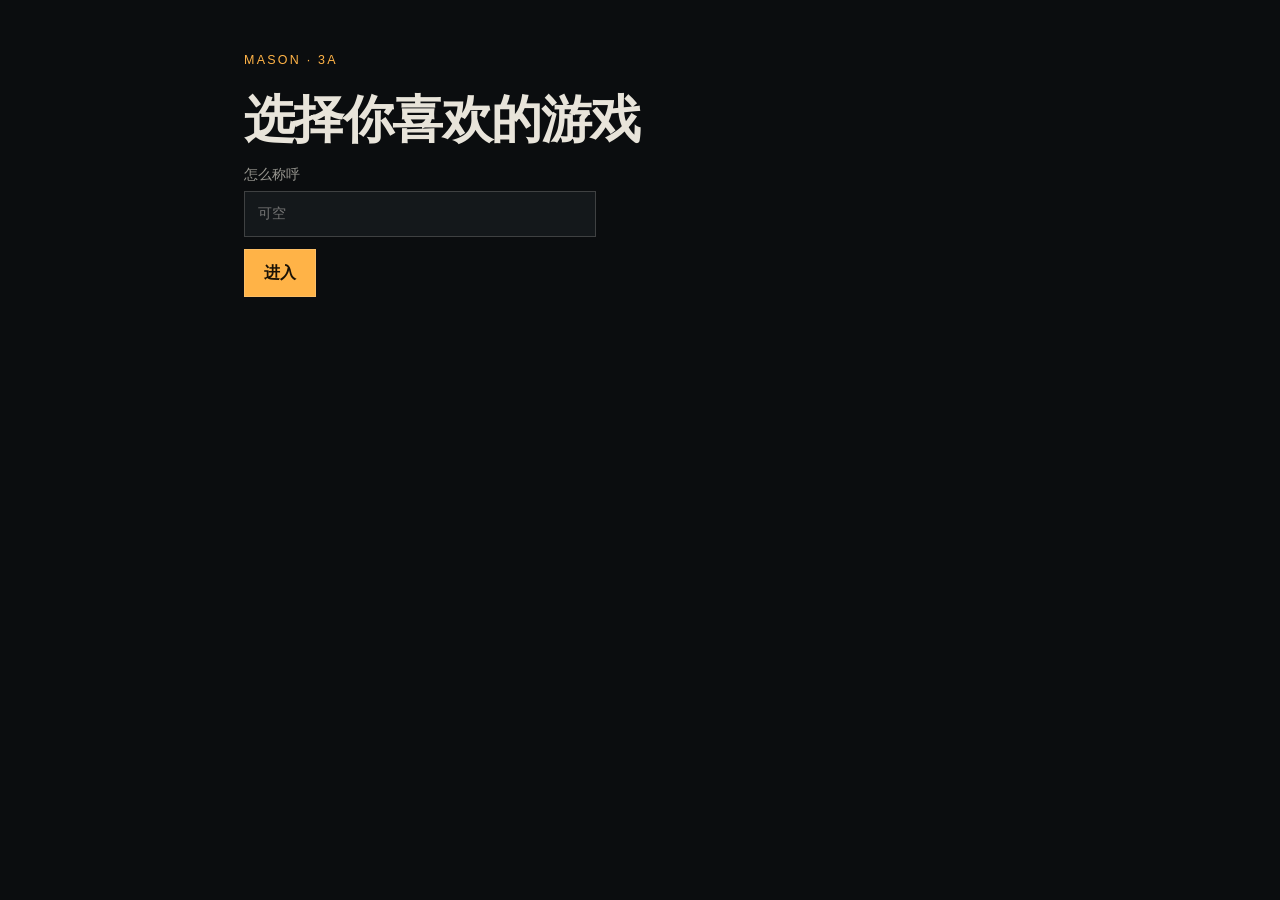
<file: index.html>
<!doctype html>
<html lang="zh-CN">
<head>
  <meta charset="UTF-8">
  <meta name="viewport" content="width=device-width, initial-scale=1, viewport-fit=cover">
  <title>mason 入口</title>
  <meta name="description" content="进入之后选一局。港区、盐线港和其他单页都从这里进。">
  <meta name="theme-color" content="#0b0d0f">
  <link rel="icon" href="/favicon.svg">
  <style>
    :root {
      color-scheme: dark;
      --ink: #0b0d0f;
      --ink-2: #14181b;
      --bone: #e8e4da;
      --bone-dim: rgba(232, 228, 218, .64);
      --signal: #ffb347;
      --line: rgba(232, 228, 218, .2);
      --f: "PingFang SC", "Microsoft YaHei", "Noto Sans CJK SC", sans-serif;
    }
    * { box-sizing: border-box; }
    body {
      margin: 0;
      min-height: 100vh;
      background: var(--ink);
      color: var(--bone);
      font: 16px/1.5 var(--f);
    }
    main {
      max-width: 52rem;
      margin: 0 auto;
      padding: calc(2.4rem + env(safe-area-inset-top)) 1.25rem calc(3rem + env(safe-area-inset-bottom));
    }
    .eyebrow { letter-spacing: .18em; color: var(--signal); font-size: .78rem; }
    h1 { margin: .4rem 0 .3rem; font-size: clamp(2rem, 6vw, 3.2rem); font-weight: 600; letter-spacing: -.03em; }
    .lead { margin: 0 0 1.4rem; color: var(--bone-dim); max-width: 36rem; }
    form, .games { display: grid; gap: .75rem; }
    label { display: grid; gap: .35rem; color: var(--bone-dim); font-size: .9rem; }
    input {
      width: min(22rem, 100%);
      padding: .7rem .8rem;
      border: 1px solid var(--line);
      background: var(--ink-2);
      color: var(--bone);
      font: inherit;
    }
    button, .card {
      border: 1px solid var(--line);
      background: var(--ink-2);
      color: var(--bone);
      text-decoration: none;
    }
    button {
      width: fit-content;
      padding: .7rem 1.2rem;
      background: var(--signal);
      color: #1a1206;
      font: inherit;
      font-weight: 600;
      cursor: pointer;
    }
    .games { grid-template-columns: repeat(auto-fill, minmax(15rem, 1fr)); margin-top: 1.6rem; }
    .card { display: block; padding: 1rem 1rem 1.1rem; }
    .card:hover, .card:focus { border-color: var(--signal); outline: none; }
    .card b { display: block; font-size: 1.05rem; }
    .card span { display: block; margin-top: .35rem; color: var(--bone-dim); font-size: .88rem; line-height: 1.45; }
    .who { color: var(--bone-dim); font-size: .9rem; }
    body.gate .games { display: none; }
    body.picked .gate { display: none; }
  </style>
</head>
<body class="gate">
  <main>
    <p class="eyebrow">MASON · 3A</p>
    <h1>选择你喜欢的游戏</h1>
    <form class="gate" id="gate">
      <label>怎么称呼
        <input id="callsign" name="callsign" maxlength="24" autocomplete="nickname" placeholder="可空">
      </label>
      <button type="submit">进入</button>
    </form>
    <p class="who" id="who" hidden></p>
    <section class="games" aria-label="游戏">
      <a class="card" href="/mason/"><b>港区</b><span>第一人称。港口安保失联，切断三条上行中继，再登船撤离。</span></a>
      <a class="card" href="/artifact/saltline-mobile/"><b>盐线港</b><span>港区的竖屏版。点出击进局，贴着屏幕边缘转向，点击开火。</span></a>
      <a class="card" href="/artifact/saltline/original.html"><b>Saltline 原件</b><span>Felix Rieseberg 一次生成的原页。港区这一局从这里来。</span></a>
      <a class="card" href="/artifact/sublevel-07/"><b>SUBLEVEL 07</b><span>地下通道射击。清掉无人机，WASD 移动，鼠标瞄准，左键开火。</span></a>
      <a class="card" href="/artifact/voxel-gta/"><b>Fable Theft Auto</b><span>体素城市。步行穿过市区，完成街头任务。点一下画面继续。</span></a>
      <a class="card" href="/artifact/frostline-kart/"><b>Frostline Kart</b><span>雪地卡丁。三圈、八台车。方向键或 WASD 开车，空格用道具。</span></a>
      <a class="card" href="/artifact/hollowmere/"><b>Hollowmere</b><span>沙盒。砍树、挖矿、做工具。白天和夜里都在同一张地图上。</span></a>
      <a class="card" href="/artifact/evensong/"><b>Evensong</b><span>淹没的教堂里，只打一场对决。</span></a>
      <a class="card" href="/artifact/lol-hanyue/"><b>海克斯大乱斗</b><span>嚎哭深渊。先取昵称，再选英雄。启动包在本站，对局素材仍走原站。</span></a>
    </section>
  </main>
  <script>
    /**
     * Shows the game list after the visitor enters.
     * Guarantees: a stored callsign in this tab skips the gate; an empty callsign still opens the list.
     * Does not create an account, does not check a password, and does not send the name anywhere.
     * Stops when the list is visible. A new tab starts at the gate again.
     */
    function openGate() {
      var key = "mason.entrance";
      var body = document.body;
      var who = document.getElementById("who");
      var input = document.getElementById("callsign");
      var saved = "";
      try { saved = sessionStorage.getItem(key) || ""; } catch (err) { saved = ""; }
      function show(name) {
        body.classList.remove("gate");
        body.classList.add("picked");
        who.hidden = !name;
        who.textContent = name ? ("已进入 · " + name) : "已进入";
      }
      if (saved) {
        show(saved === "1" ? "" : saved);
        return;
      }
      document.getElementById("gate").addEventListener("submit", function (event) {
        event.preventDefault();
        var name = (input.value || "").trim().slice(0, 24);
        try { sessionStorage.setItem(key, name || "1"); } catch (err) {}
        show(name);
      });
    }
    openGate();
  </script>
</body>
</html>
</file>
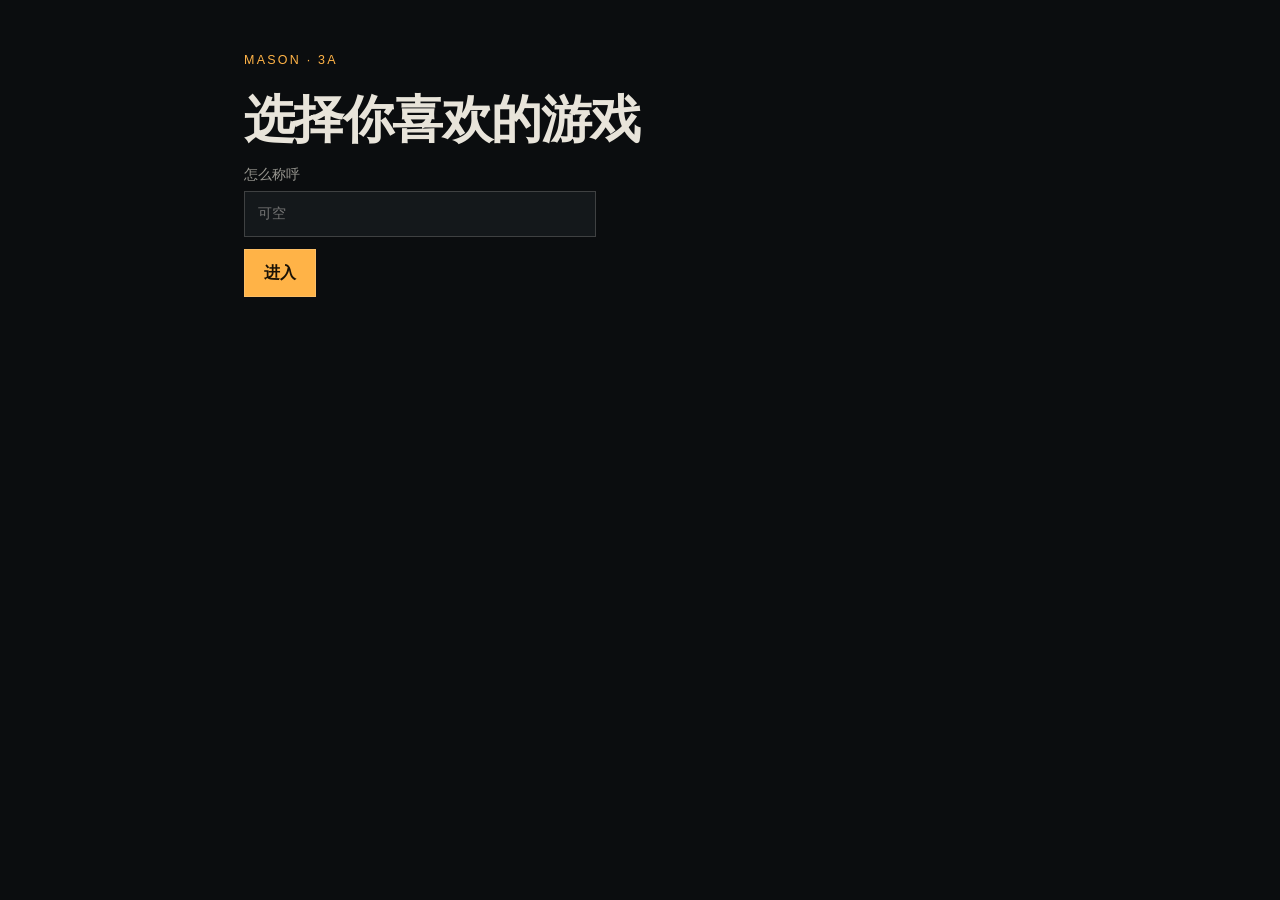
<file: artifact/index.html>
<!doctype html>
<html lang="zh-CN">
<head>
  <meta charset="UTF-8">
  <meta http-equiv="refresh" content="0;url=/">
  <title>返回入口</title>
  <link rel="canonical" href="/">
</head>
<body>
  <p><a href="/">返回入口</a></p>
</body>
</html>
</file>
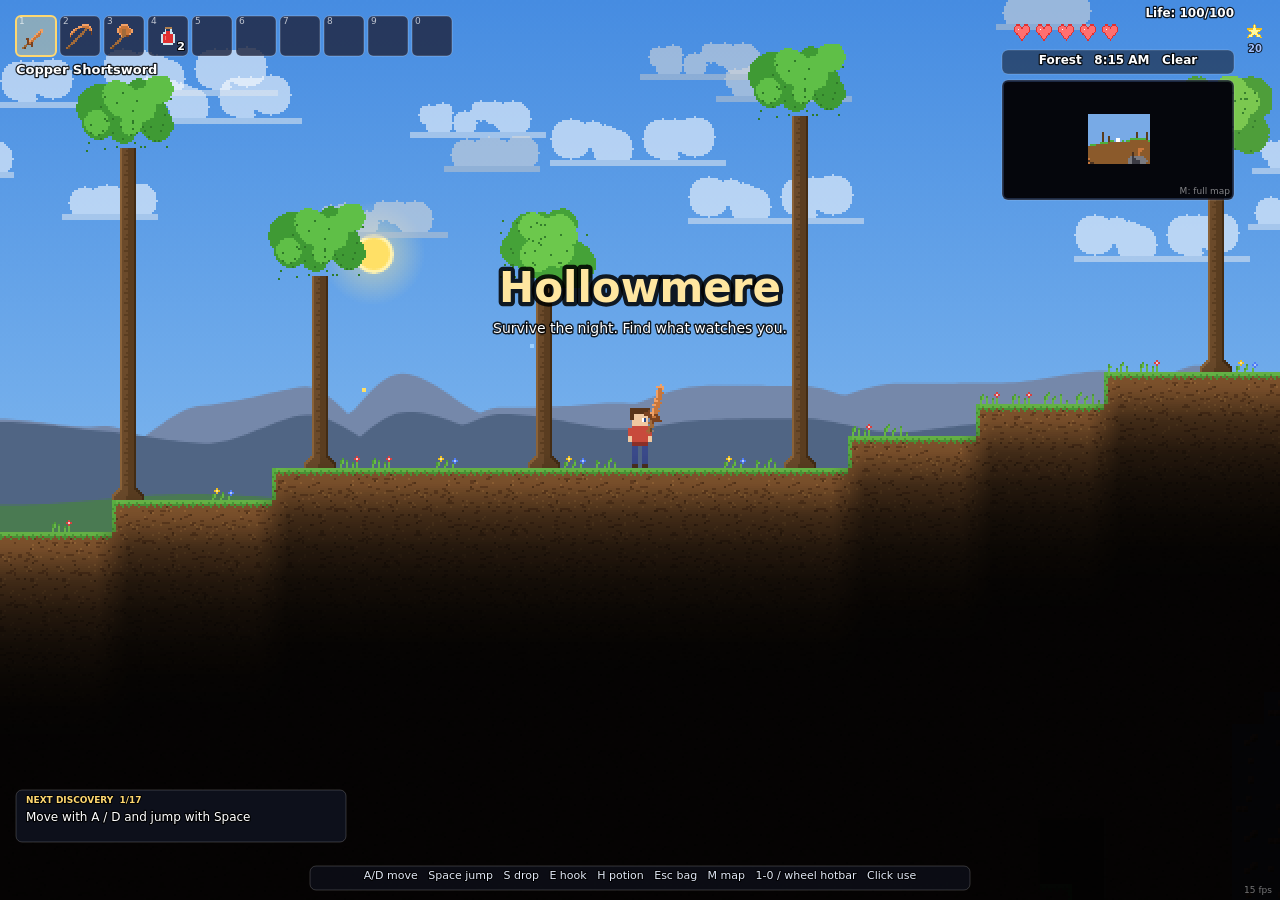
<file: artifact/hollowmere/index.html>
<!DOCTYPE html>
<html lang="en">
<head>
<meta charset="utf-8">
<meta name="viewport" content="width=device-width,initial-scale=1">
<title>Hollowmere</title>
<style>
html,body{margin:0;padding:0;background:#000;height:100%;overflow:hidden;font-family:Verdana,"DejaVu Sans",sans-serif;user-select:none;-webkit-user-select:none}
#c{position:fixed;left:0;top:0;width:100vw;height:100vh;display:block;image-rendering:pixelated;image-rendering:crisp-edges;cursor:crosshair}
</style>
</head>
<body>
<canvas id="c"></canvas>
<script>
'use strict';
// ============================================================================
//  Hollowmere - a Terraria-style sandbox in one file.
//  World: 1600x400 tiles of 16px. Rendered at half resolution into a pixel
//  canvas, lit with a per-tile colour map, then scaled up with no smoothing.
// ============================================================================
const TILE=16, W=1600, H=400, ZOOM=2;
const clamp=(v,a,b)=>v<a?a:v>b?b:v, lerp=(a,b,t)=>a+(b-a)*t, sstep=t=>t<=0?0:t>=1?1:t*t*(3-2*t);
const SEED=(Math.random()*1e9)|0;
function mulberry32(a){return function(){a|=0;a=a+0x6D2B79F5|0;let t=Math.imul(a^a>>>15,1|a);t=t+Math.imul(t^t>>>7,61|t)^t;return((t^t>>>14)>>>0)/4294967296}}
let rng=mulberry32(SEED);
const R=()=>rng(), RI=(a,b)=>a+Math.floor(rng()*(b-a+1)), RF=(a,b)=>a+rng()*(b-a);
function hash2(x,y,s){let h=(Math.imul(x|0,374761393)+Math.imul(y|0,668265263)+Math.imul((s|0)+SEED,1274126177))|0;h=Math.imul(h^(h>>>13),1274126177);h^=h>>>16;return (h>>>0)/4294967296}
function noise2(x,y,s){const xi=Math.floor(x),yi=Math.floor(y),xf=x-xi,yf=y-yi,sx=xf*xf*(3-2*xf),sy=yf*yf*(3-2*yf);return lerp(lerp(hash2(xi,yi,s),hash2(xi+1,yi,s),sx),lerp(hash2(xi,yi+1,s),hash2(xi+1,yi+1,s),sx),sy)}
function fbm2(x,y,o,s){let v=0,a=.5,f=1,n=0;for(let i=0;i<o;i++){v+=noise2(x*f,y*f,s+i*7)*a;n+=a;a*=.5;f*=2}return v/n}
const noise1=(x,s)=>noise2(x,0.37,s), fbm1=(x,o,s)=>fbm2(x,0.37,o,s);
function mkCanvas(w,h){const c=document.createElement('canvas');c.width=w;c.height=h;const g=c.getContext('2d');g.imageSmoothingEnabled=false;return [c,g]}
function px(rows,pal){const h=rows.length,w=rows[0].length;const [c,g]=mkCanvas(w,h);for(let y=0;y<h;y++)for(let x=0;x<w;x++){const ch=rows[y][x];if(ch!=='.'&&pal[ch]){g.fillStyle=pal[ch];g.fillRect(x,y,1,1)}}return c}
function shade(hex,f){const n=parseInt(hex.slice(1),16);let r=(n>>16)&255,g=(n>>8)&255,b=n&255;r=clamp(Math.round(r*f),0,255);g=clamp(Math.round(g*f),0,255);b=clamp(Math.round(b*f),0,255);return '#'+((1<<24)|(r<<16)|(g<<8)|b).toString(16).slice(1)}
const rectsOverlap=(a,b)=>a.x<b.x+b.w&&a.x+a.w>b.x&&a.y<b.y+b.h&&a.y+a.h>b.y;

// ---------------------------------------------------------------- tiles ----
const T={AIR:0,DIRT:1,GRASS:2,STONE:3,SAND:4,SNOW:5,ICE:6,WOOD:7,TREE:8,CACTUS:9,COPPER:10,IRON:11,GOLD:12,TORCH:13,WORKBENCH:14,FURNACE:15,ANVIL:16,PLATFORM:17,LIFECRYSTAL:18,MUSHROOM:19,TALLGRASS:20,DEMONITE:21,SANDSTONE:22,SAPLING:23};
const WL={NONE:0,DIRT:1,STONE:2,WOOD:3,SAND:4,SNOW:5};
const TI=[];
function defTile(id,o){TI[id]=Object.assign({name:'',solid:false,hard:50,req:0,drop:null,col:'#000',axe:false,plat:false,light:null,station:null,decor:false,needsFloor:false},o)}
defTile(T.AIR,{name:'Air',col:null});
defTile(T.DIRT,{name:'Dirt',solid:true,hard:50,drop:'DIRT',col:'#8b5a2b'});
defTile(T.GRASS,{name:'Grass',solid:true,hard:50,drop:'DIRT',col:'#4caf3c'});
defTile(T.STONE,{name:'Stone',solid:true,hard:100,drop:'STONE',col:'#7a7a80'});
defTile(T.SAND,{name:'Sand',solid:true,hard:40,drop:'SAND',col:'#d9c477'});
defTile(T.SNOW,{name:'Snow',solid:true,hard:40,drop:'SNOW',col:'#e8f0f8'});
defTile(T.ICE,{name:'Ice',solid:true,hard:70,drop:'ICE',col:'#9fd3ec'});
defTile(T.WOOD,{name:'Wood',solid:true,hard:60,drop:'WOOD',col:'#a3763f'});
defTile(T.TREE,{name:'Tree',axe:true,hard:60,drop:'WOOD',col:'#5a3d1e',decor:true});
defTile(T.CACTUS,{name:'Cactus',axe:true,hard:40,drop:'CACTUS',col:'#4f8f3e',decor:true});
defTile(T.COPPER,{name:'Copper Ore',solid:true,hard:100,drop:'COPPER_ORE',col:'#c8763a'});
defTile(T.IRON,{name:'Iron Ore',solid:true,hard:120,drop:'IRON_ORE',col:'#a8a0a8'});
defTile(T.GOLD,{name:'Gold Ore',solid:true,hard:140,drop:'GOLD_ORE',col:'#e6c035'});
defTile(T.TORCH,{name:'Torch',hard:1,drop:'TORCH',col:'#ffd070',light:[1,.82,.5],decor:true});
defTile(T.WORKBENCH,{name:'Workbench',hard:60,drop:'WORKBENCH',col:'#a3763f',station:'Workbench',decor:true,needsFloor:true});
defTile(T.FURNACE,{name:'Furnace',hard:60,drop:'FURNACE',col:'#6a6a70',station:'Furnace',light:[.95,.5,.2],decor:true,needsFloor:true});
defTile(T.ANVIL,{name:'Anvil',hard:60,drop:'ANVIL',col:'#55555c',station:'Anvil',decor:true,needsFloor:true});
defTile(T.PLATFORM,{name:'Wood Platform',plat:true,hard:30,drop:'PLATFORM',col:'#a3763f',decor:true});
defTile(T.LIFECRYSTAL,{name:'Life Crystal',hard:100,drop:'LIFE_CRYSTAL',col:'#ff4d8a',light:[.8,.25,.45],decor:true});
defTile(T.MUSHROOM,{name:'Mushroom',hard:1,drop:'MUSHROOM',col:'#d9a066',decor:true});
defTile(T.TALLGRASS,{name:'Tall Grass',hard:1,drop:null,col:'#4caf3c',decor:true});
defTile(T.DEMONITE,{name:'Demonite Ore',solid:true,hard:150,req:55,drop:'DEMONITE_ORE',col:'#6a3ea1'});
defTile(T.SANDSTONE,{name:'Sandstone',solid:true,hard:100,drop:'SANDSTONE',col:'#b8925a'});
defTile(T.SAPLING,{name:'Sapling',hard:1,drop:'ACORN',col:'#4caf3c',decor:true});
const WALLINFO=[null,{name:'Dirt Wall',col:'#4a3220',drop:null},{name:'Stone Wall',col:'#3b3b44',drop:null},{name:'Wood Wall',col:'#5c4324',drop:'WOOD_WALL'},{name:'Sand Wall',col:'#6e5a35',drop:null},{name:'Snow Wall',col:'#6f7b89',drop:null}];

// ---------------------------------------------------------------- items ----
const I={}, ITEMS=[];
function defItem(key,o){o.key=key;o.id=ITEMS.length;if(o.stack===undefined)o.stack=(o.kind==='tool'||o.kind==='sword'||o.kind==='short'||o.kind==='bow'||o.kind==='magic'||o.kind==='armor'||o.kind==='acc'||o.kind==='hook'||o.kind==='axe'||o.kind==='hammer')?1:999;I[key]=o.id;ITEMS.push(o)}
const TIER={copper:['#f0a066','#c8763a','#7a4220'],iron:['#d8dbe2','#9a9fac','#5a5e6a'],gold:['#ffe066','#d4a72c','#8a6414'],wood:['#c99657','#8d6236','#54371c'],cactus:['#8fd85c','#4e8f34','#2f5a20'],demonite:['#b48cf0','#6f47bd','#35205f'],stone:['#b8b8c0','#7a7a84','#45454c']};
// tools
defItem('COPPER_PICKAXE',{name:'Copper Pickaxe',kind:'tool',pick:35,use:20,dmg:4,tier:'copper',icon:'pick',tip:'35% pickaxe power'});
defItem('IRON_PICKAXE',{name:'Iron Pickaxe',kind:'tool',pick:55,use:15,dmg:6,tier:'iron',icon:'pick',tip:'55% pickaxe power'});
defItem('GOLD_PICKAXE',{name:'Gold Pickaxe',kind:'tool',pick:65,use:12,dmg:8,tier:'gold',icon:'pick',tip:'65% pickaxe power'});
defItem('COPPER_AXE',{name:'Copper Axe',kind:'axe',use:18,dmg:3,tier:'copper',icon:'axe',tip:'Chops trees and cacti'});
defItem('WOOD_HAMMER',{name:'Wooden Hammer',kind:'hammer',use:20,dmg:2,tier:'wood',icon:'hammer',tip:'Removes background walls'});
// weapons
defItem('COPPER_SHORTSWORD',{name:'Copper Shortsword',kind:'short',dmg:8,use:12,tier:'copper',icon:'short',tip:'Quick stab, short reach'});
defItem('WOODEN_SWORD',{name:'Wooden Sword',kind:'sword',dmg:7,use:20,tier:'wood',icon:'sword',tip:'Wide swing'});
defItem('CACTUS_SWORD',{name:'Cactus Sword',kind:'sword',dmg:9,use:20,tier:'cactus',icon:'sword',tip:'Prickly'});
defItem('IRON_SWORD',{name:'Iron Broadsword',kind:'sword',dmg:14,use:19,tier:'iron',icon:'sword',tip:'Wide swing'});
defItem('GOLD_SWORD',{name:'Gold Broadsword',kind:'sword',dmg:18,use:17,tier:'gold',icon:'sword',tip:'Wide swing'});
defItem('LIGHTS_BANE',{name:"Light's Bane",kind:'sword',dmg:25,use:16,tier:'demonite',icon:'sword',tip:'Forged from the eye\'s remains'});
defItem('WOODEN_BOW',{name:'Wooden Bow',kind:'bow',dmg:6,use:26,tier:'wood',icon:'bow',tip:'Needs arrows'});
defItem('IRON_BOW',{name:'Iron Bow',kind:'bow',dmg:12,use:22,tier:'iron',icon:'bow',tip:'Needs arrows'});
defItem('DEMON_BOW',{name:'Demon Bow',kind:'bow',dmg:18,use:17,tier:'demonite',icon:'bow',tip:'Needs arrows'});
defItem('WAND_OF_SPARKING',{name:'Wand of Sparking',kind:'magic',dmg:10,use:20,mana:3,tier:'wood',icon:'wand',tip:'3 mana. Shoots a spark'});
defItem('WOODEN_ARROW',{name:'Wooden Arrow',kind:'ammo',dmg:5,icon:'arrow',tier:'wood',tip:'Ammo for bows'});
// blocks
defItem('DIRT',{name:'Dirt Block',kind:'block',tile:T.DIRT,icon:'tile'});
defItem('STONE',{name:'Stone Block',kind:'block',tile:T.STONE,icon:'tile'});
defItem('SAND',{name:'Sand Block',kind:'block',tile:T.SAND,icon:'tile'});
defItem('SNOW',{name:'Snow Block',kind:'block',tile:T.SNOW,icon:'tile'});
defItem('ICE',{name:'Ice Block',kind:'block',tile:T.ICE,icon:'tile'});
defItem('WOOD',{name:'Wood',kind:'block',tile:T.WOOD,icon:'tile',tip:'Place it, or craft with it'});
defItem('SANDSTONE',{name:'Sandstone',kind:'block',tile:T.SANDSTONE,icon:'tile'});
defItem('TORCH',{name:'Torch',kind:'block',tile:T.TORCH,icon:'tile',tip:'Warm light. Hold it to see'});
defItem('PLATFORM',{name:'Wood Platform',kind:'block',tile:T.PLATFORM,icon:'tile',tip:'Jump through, press S to drop'});
defItem('WORKBENCH',{name:'Workbench',kind:'block',tile:T.WORKBENCH,icon:'tile',tip:'Crafting station. Place on ground'});
defItem('FURNACE',{name:'Furnace',kind:'block',tile:T.FURNACE,icon:'tile',tip:'Smelts ore into bars'});
defItem('ANVIL',{name:'Iron Anvil',kind:'block',tile:T.ANVIL,icon:'tile',tip:'Crafts metal gear'});
defItem('ACORN',{name:'Acorn',kind:'block',tile:T.SAPLING,icon:'acorn',tip:'Plant on grass or snow'});
// walls
defItem('DIRT_WALL',{name:'Dirt Wall',kind:'wall',wall:WL.DIRT,icon:'wall'});
defItem('STONE_WALL',{name:'Stone Wall',kind:'wall',wall:WL.STONE,icon:'wall'});
defItem('WOOD_WALL',{name:'Wood Wall',kind:'wall',wall:WL.WOOD,icon:'wall'});
// materials
defItem('GEL',{name:'Gel',kind:'mat',icon:'gel',tip:'Slime residue. Burns well'});
defItem('COPPER_ORE',{name:'Copper Ore',kind:'mat',icon:'ore',tier:'copper'});
defItem('IRON_ORE',{name:'Iron Ore',kind:'mat',icon:'ore',tier:'iron'});
defItem('GOLD_ORE',{name:'Gold Ore',kind:'mat',icon:'ore',tier:'gold'});
defItem('DEMONITE_ORE',{name:'Demonite Ore',kind:'mat',icon:'ore',tier:'demonite'});
defItem('COPPER_BAR',{name:'Copper Bar',kind:'mat',icon:'bar',tier:'copper'});
defItem('IRON_BAR',{name:'Iron Bar',kind:'mat',icon:'bar',tier:'iron'});
defItem('GOLD_BAR',{name:'Gold Bar',kind:'mat',icon:'bar',tier:'gold'});
defItem('DEMONITE_BAR',{name:'Demonite Bar',kind:'mat',icon:'bar',tier:'demonite'});
defItem('LENS',{name:'Lens',kind:'mat',icon:'lens',tip:'Dropped by Demon Eyes'});
defItem('CACTUS',{name:'Cactus',kind:'mat',icon:'cactus'});
defItem('MUSHROOM',{name:'Mushroom',kind:'mat',icon:'mushroom',tip:'Brew it into potions'});
defItem('FALLEN_STAR',{name:'Fallen Star',kind:'mat',icon:'star',tip:'Falls from the night sky'});
defItem('GLASS',{name:'Glass',kind:'mat',icon:'glass'});
defItem('BOTTLE',{name:'Bottle',kind:'mat',icon:'bottle'});
// consumables
defItem('LESSER_HEALING_POTION',{name:'Lesser Healing Potion',kind:'potion',heal:50,icon:'potion',tip:'Heals 50. 60s cooldown. Press H',stack:30});
defItem('LIFE_CRYSTAL',{name:'Life Crystal',kind:'use',icon:'lifecrystal',tip:'Use: +20 max life',stack:99});
defItem('MANA_CRYSTAL',{name:'Mana Crystal',kind:'use',icon:'manacrystal',tip:'Use: +20 max mana',stack:99});
defItem('SUSPICIOUS_EYE',{name:'Suspicious Looking Eye',kind:'summon',icon:'eye',tip:'Use at night to summon the Eye of Cthulhu',stack:20});
// armor
for(const [tier,d]of[['wood',[1,2,1]],['cactus',[2,3,2]],['copper',[3,4,3]],['iron',[4,5,4]],['gold',[5,6,5]]]){
  const N=tier[0].toUpperCase()+tier.slice(1);
  defItem(tier.toUpperCase()+'_HELMET',{name:N+' Helmet',kind:'armor',slot:0,def:d[0],tier,icon:'helmet',tip:d[0]+' defense'});
  defItem(tier.toUpperCase()+'_CHEST',{name:N+' Chainmail',kind:'armor',slot:1,def:d[1],tier,icon:'chest',tip:d[1]+' defense'});
  defItem(tier.toUpperCase()+'_GREAVES',{name:N+' Greaves',kind:'armor',slot:2,def:d[2],tier,icon:'greaves',tip:d[2]+' defense'});
}
// accessories & hook
defItem('CLOUD_IN_A_BOTTLE',{name:'Cloud in a Bottle',kind:'acc',fx:'dj',icon:'cloudbottle',tip:'Double jump'});
defItem('SANDRUNNER_BOOTS',{name:'Sandrunner Boots',kind:'acc',fx:'speed',icon:'boots',tip:'Run 40% faster'});
defItem('LUCKY_HORSESHOE',{name:'Lucky Horseshoe',kind:'acc',fx:'nofall',icon:'horseshoe',tip:'No fall damage'});
defItem('BAND_OF_REGEN',{name:'Band of Regeneration',kind:'acc',fx:'regen',icon:'band',tip:'Faster life regen'});
defItem('SHACKLE',{name:'Shackle',kind:'acc',fx:'def',def:1,icon:'band',tip:'+1 defense'});
defItem('GRAPPLING_HOOK',{name:'Grappling Hook',kind:'hook',icon:'hook',tip:'Press E to fire. Works from anywhere in the bag'});
defItem('HEART',{name:'Heart',kind:'instant',icon:'heart'});

// ------------------------------------------------------------- recipes ----
const RECIPES=[];
function rc(out,n,st,ins){RECIPES.push({out:I[out],n,st,ins:ins.map(([k,c])=>[I[k],c])})}
rc('WORKBENCH',1,null,[['WOOD',10]]);
rc('TORCH',3,null,[['WOOD',1],['GEL',1]]);
rc('PLATFORM',2,null,[['WOOD',1]]);
rc('MANA_CRYSTAL',1,null,[['FALLEN_STAR',3]]);
rc('WOODEN_SWORD',1,'Workbench',[['WOOD',7]]);
rc('WOODEN_BOW',1,'Workbench',[['WOOD',10]]);
rc('WOODEN_ARROW',5,'Workbench',[['WOOD',1],['STONE',1]]);
rc('WOOD_HAMMER',1,'Workbench',[['WOOD',8]]);
rc('WAND_OF_SPARKING',1,'Workbench',[['WOOD',8],['GEL',3],['TORCH',1]]);
rc('CACTUS_SWORD',1,'Workbench',[['CACTUS',10]]);
rc('FURNACE',1,'Workbench',[['STONE',20],['WOOD',4],['TORCH',3]]);
rc('ANVIL',1,'Workbench',[['IRON_BAR',5]]);
rc('LESSER_HEALING_POTION',1,'Workbench',[['MUSHROOM',1],['GEL',2]]);
rc('SUSPICIOUS_EYE',1,'Workbench',[['LENS',6]]);
rc('CLOUD_IN_A_BOTTLE',1,'Workbench',[['BOTTLE',1],['GEL',25]]);
rc('WOOD_WALL',4,'Workbench',[['WOOD',1]]);
rc('STONE_WALL',4,'Workbench',[['STONE',1]]);
rc('DIRT_WALL',4,'Workbench',[['DIRT',1]]);
rc('WOOD_HELMET',1,'Workbench',[['WOOD',20]]);rc('WOOD_CHEST',1,'Workbench',[['WOOD',30]]);rc('WOOD_GREAVES',1,'Workbench',[['WOOD',25]]);
rc('CACTUS_HELMET',1,'Workbench',[['CACTUS',20]]);rc('CACTUS_CHEST',1,'Workbench',[['CACTUS',30]]);rc('CACTUS_GREAVES',1,'Workbench',[['CACTUS',25]]);
rc('COPPER_BAR',1,'Furnace',[['COPPER_ORE',3]]);
rc('IRON_BAR',1,'Furnace',[['IRON_ORE',3]]);
rc('GOLD_BAR',1,'Furnace',[['GOLD_ORE',4]]);
rc('DEMONITE_BAR',1,'Furnace',[['DEMONITE_ORE',3]]);
rc('GLASS',1,'Furnace',[['SAND',2]]);
rc('BOTTLE',2,'Furnace',[['GLASS',1]]);
rc('IRON_PICKAXE',1,'Anvil',[['IRON_BAR',12],['WOOD',4]]);
rc('GOLD_PICKAXE',1,'Anvil',[['GOLD_BAR',12],['WOOD',4]]);
rc('IRON_SWORD',1,'Anvil',[['IRON_BAR',8]]);
rc('GOLD_SWORD',1,'Anvil',[['GOLD_BAR',10]]);
rc('IRON_BOW',1,'Anvil',[['IRON_BAR',7]]);
rc('GRAPPLING_HOOK',1,'Anvil',[['IRON_BAR',6]]);
rc('LIGHTS_BANE',1,'Anvil',[['DEMONITE_BAR',10]]);
rc('DEMON_BOW',1,'Anvil',[['DEMONITE_BAR',8]]);
rc('SANDRUNNER_BOOTS',1,'Anvil',[['IRON_BAR',8],['CACTUS',20]]);
rc('LUCKY_HORSESHOE',1,'Anvil',[['GOLD_BAR',5]]);
rc('BAND_OF_REGEN',1,'Anvil',[['GOLD_BAR',5],['GEL',5]]);
rc('SHACKLE',1,'Anvil',[['IRON_BAR',3]]);
for(const t of['copper','iron','gold']){const B=t.toUpperCase()+'_BAR',U=t.toUpperCase();rc(U+'_HELMET',1,'Anvil',[[B,10]]);rc(U+'_CHEST',1,'Anvil',[[B,20]]);rc(U+'_GREAVES',1,'Anvil',[[B,15]])}

// -------------------------------------------------------------- sprites ----
const ATLAS={}, WALLTEX={}, SPR={};
function texVariant(id,v){
  const [c,g]=mkCanvas(16,16); const r=mulberry32(id*977+v*31+SEED);
  const fill=col=>{g.fillStyle=col;g.fillRect(0,0,16,16)};
  const speck=(col,n,w,h)=>{g.fillStyle=col;for(let i=0;i<n;i++)g.fillRect(Math.floor(r()*16),Math.floor(r()*16),w||1,h||1)};
  const blobs=(cols,n)=>{for(let i=0;i<n;i++){const bx=1+Math.floor(r()*11),by=1+Math.floor(r()*11);g.fillStyle=cols[1];g.fillRect(bx,by,3,3);g.fillStyle=cols[0];g.fillRect(bx,by,2,1);g.fillRect(bx,by+1,1,1);g.fillStyle=cols[2];g.fillRect(bx+2,by+2,1,1);g.fillRect(bx+1,by+2,1,1)}};
  switch(id){
    case T.DIRT: case T.GRASS: fill('#8a5a30');speck('#6e4423',14,2,1);speck('#a06c3a',8);speck('#5d3a1c',4);break;
    case T.STONE: fill('#7a7a84');speck('#62626c',12,2,1);speck('#8e8e98',8);speck('#55555e',4,1,2);break;
    case T.SAND: fill('#dcc77c');speck('#c9b066',10);speck('#ede0a0',6);speck('#b89c50',3);break;
    case T.SNOW: fill('#eef3f8');speck('#d8e2ec',8);speck('#ffffff',5);speck('#c4d0dc',3);break;
    case T.ICE: fill('#a6d8f0');speck('#8cc4e4',8,2,1);g.fillStyle='#d6f0ff';for(let i=0;i<3;i++){const sx=Math.floor(r()*12);g.fillRect(sx,i*5+1,1,1);g.fillRect(sx+1,i*5+2,1,1);g.fillRect(sx+2,i*5+3,1,1)}break;
    case T.WOOD: fill('#a3763f');g.fillStyle='#7d5630';for(let y=3;y<16;y+=4)g.fillRect(0,y,16,1);g.fillStyle='#8a6236';for(let y=0;y<4;y++)g.fillRect((y*5+v*3)%14,y*4,1,3);speck('#b98a4c',4);break;
    case T.SANDSTONE: fill('#b8925a');g.fillStyle='#9a7644';g.fillRect(0,5,16,1);g.fillRect(0,11,16,1);g.fillRect(4+v*2,0,1,5);g.fillRect(11+v,6,1,5);g.fillRect(2+v*3,12,1,4);speck('#c9a46a',5);break;
    case T.COPPER: fill('#7a7a84');speck('#62626c',10,2,1);blobs(TIER.copper,3);break;
    case T.IRON: fill('#7a7a84');speck('#62626c',10,2,1);blobs(TIER.iron,3);break;
    case T.GOLD: fill('#7a7a84');speck('#62626c',10,2,1);blobs(TIER.gold,3);break;
    case T.DEMONITE: fill('#3a2a55');speck('#2a1d40',10,2,1);blobs(TIER.demonite,3);break;
  }
  return c;
}
function buildTextures(){
  for(const id of[T.DIRT,T.GRASS,T.STONE,T.SAND,T.SNOW,T.ICE,T.WOOD,T.SANDSTONE,T.COPPER,T.IRON,T.GOLD,T.DEMONITE]){ATLAS[id]=[0,1,2,3].map(v=>texVariant(id,v))}
  // walls
  const wallTex=(base,dark,plank)=>{const [c,g]=mkCanvas(16,16);const r=mulberry32(base.length*7+SEED+base.charCodeAt(3));g.fillStyle=base;g.fillRect(0,0,16,16);g.fillStyle=dark;for(let i=0;i<10;i++)g.fillRect(Math.floor(r()*16),Math.floor(r()*16),2,1);if(plank){for(let y=3;y<16;y+=4)g.fillRect(0,y,16,1)}return c};
  WALLTEX[WL.DIRT]=wallTex('#4a3220','#3d2818');WALLTEX[WL.STONE]=wallTex('#3b3b44','#30303a');WALLTEX[WL.WOOD]=wallTex('#5c4324','#4a361c',true);WALLTEX[WL.SAND]=wallTex('#6e5a35','#5d4b2a');WALLTEX[WL.SNOW]=wallTex('#6f7b89','#5e6a78');
  // grass overlays
  SPR.grassTop=px(['GGGGGGGGGGGGGGGG','gGGgGGGGgGGGgGGG','ggg.gg.ggg.gg.gg','.g...g..g....g..'],{G:'#6cc04a',g:'#4fa03a'});
  SPR.grassSide=px(['GG','GG','Gg','GG','gG','GG','G.','GG','GG','gG','GG','G.','GG','GG','gG','GG'],{G:'#5db544',g:'#4a9c36'});
  SPR.snowTop=px(['WWWWWWWWWWWWWWWW','wWWwWWWWwWWWwWWW'],{W:'#ffffff',w:'#e0eaf2'});
  SPR.torch=[px(['....','.yy.','yYYy','yYYy','.yy.','.oo.','.hh.','.hh.','.hh.','.hh.','.hh.','.hh.'],{y:'#ffb020',Y:'#fff090',o:'#ff6a10',h:'#8a5a2e'}),px(['.yy.','yYYy','yYYy','.yy.','.oo.','.oo.','.hh.','.hh.','.hh.','.hh.','.hh.','.hh.'],{y:'#ffb020',Y:'#fff090',o:'#ff6a10',h:'#8a5a2e'})];
  SPR.workbench=px(['................','................','................','................','................','................','.LLLLLLLLLLLLLL.','.wwwwwwwwwwwwww.','.dddddddddddddd.','..dd........dd..','..dd........dd..','..dd........dd..','..dd........dd..','..dd........dd..','..dd........dd..','..dd........dd..'],{L:'#c99657',w:'#a3763f',d:'#7d5630'});
  SPR.furnace=px(['....ssss........','....sSSs........','.SSSSSSSSSSSSSS.','.SssssssssssssS.','.SsSSSSssSSSSsS.','.SssssssssssssS.','.SsSSSooooSSSssS','.Sssso.YYo.sssS.','.SsSSoYYYYoSSsS.','.SsssoYyyYosssS.','.SsSSoyyyyoSSsS.','.SsssooooooosssS','.SsSSSSssSSSSsS.','.SssssssssssssS.','.SSSSSSSSSSSSSS.','.SSSSSSSSSSSSSS.'],{s:'#6a6a72',S:'#55555c',o:'#3a2a20',Y:'#ffe060',y:'#ff8020'});
  SPR.anvil=px(['................','................','................','................','................','..AAAAAAAAAAAAA.','.AaaaaaaaaaaaaaA','.AaaaaaaaaaaaaAA','...AAAAaaaAAA...','......AaaaA.....','......AaaaA.....','......AaaaA.....','.....AaaaaaA....','....AaaaaaaaA...','...AAAAAAAAAAA..','...AAAAAAAAAAA..'],{A:'#45454c',a:'#6f6f78'});
  SPR.platform=px(['LLLLLLLLLLLLLLLL','wwwwwwwwwwwwwwww','wwwwdwwwwwwwdwww','dddddddddddddddd'],{L:'#c99657',w:'#a3763f',d:'#7d5630'});
  SPR.lifecrystal=px(['...pp....pp.....','..pWPp..pPPp....','.pWPPPppPPPPp...','.pPPPPPPPPPPp...','.pPPPPPPPPPPp...','..pPPPPPPPPp....','...pPPPPPPp.....','....pPPPPp......','.....pPPp.......','......pp........'],{p:'#c0206a',P:'#ff5c9c',W:'#ffd0e4'});
  SPR.mushroom=px(['.....mmmmmm.....','...mmMMwMMMmm...','..mMMMMMMMwMMm..','..mmmmmmmmmmmm..','.....ssss.......','.....ssss.......','.....sSss.......','....ssssss......'],{m:'#a8683a',M:'#d08a4c',w:'#fff4e0',s:'#eee0c8',S:'#c8b8a0'});
  SPR.sapling=px(['....gg..','...gGGg.','..gGGgg.','...gg...','..gg.gg.','.gGg.gGg','..h..hh.','...hh...'],{g:'#3f8a30',G:'#6ac850',h:'#6b4523'});
  SPR.grassBlades=[px(['....g...........','...gG.....g.....','..gG...g..G.....','..gG..gG..G.....','..G...G...G..g..','..G...G...G..G..'],{g:'#4fa03a',G:'#6cc04a'}),px(['..........r.....','...g.....rRr....','..gG.g....r.....','..gG.G..g.G.....','..G..G..G.G.....','..G..G..G.G.....'],{g:'#4fa03a',G:'#6cc04a',r:'#e04040',R:'#ffd0d0'}),px(['....y...........','...yYy.....b....','....y..g..bBb...','..gG...G...b....','..gG..gG..G.....','..G...G...G.....'],{g:'#4fa03a',G:'#6cc04a',y:'#f0c020',Y:'#fff0a0',b:'#5080ff',B:'#c0d0ff'}),px(['................','.........g......','..g.....gG......','..gG....G..g....','..G...g.G..G....','..G...G.G..G....'],{g:'#4fa03a',G:'#6cc04a'})];
  SPR.cactus=px(['...LGGGGGGGd....','...LGGGGGGGd....','...LGGGGGGGd....','...LGGGGGGGd....','...LGGGGGGGd....','...LGGGGGGGd....','...LGGGGGGGd....','...LGGGGGGGd....','...LGGGGGGGd....','...LGGGGGGGd....','...LGGGGGGGd....','...LGGGGGGGd....','...LGGGGGGGd....','...LGGGGGGGd....','...LGGGGGGGd....','...LGGGGGGGd....'],{L:'#78c855',G:'#4f9f3e',d:'#3a7a2c'});
  SPR.cactusTop=px(['.....LGGGd......','....LGGGGGd.....','...LGGGGGGGd....'],{L:'#78c855',G:'#4f9f3e',d:'#3a7a2c'});
  SPR.trunk=px(['....LbbbBBBd....','....LbbBBBBd....','....LbbbBBBd....','....LbBBBBBd....','....LbbbBBBd....','....LbbbBBBd....','....LbbBBBBd....','....LbbbBBBd....','....LbBBBBBd....','....LbbbBBBd....','....LbbbBBBd....','....LbbBBBBd....','....LbbbBBBd....','....LbBBBBBd....','....LbbbBBBd....','....LbbbBBBd....'],{L:'#8a6238',b:'#6b4a2a',B:'#5a3d20',d:'#432c14'});
  SPR.trunkRoot=px(['....LbbbBBBd....','....LbbBBBBd....','....LbbbBBBd....','....LbBBBBBd....','....LbbbBBBd....','....LbbbBBBd....','....LbbBBBBd....','....LbbbBBBd....','....LbBBBBBd....','....LbbbBBBd....','...LLbbbBBBdd...','..LLbbbbBBBBdd..','.LLbbbbbBBBBBdd.','LLbbbbbbBBBBBBdd','LbbbbbbBBBBBBBBd','LbbbbbbBBBBBBBBd'],{L:'#8a6238',b:'#6b4a2a',B:'#5a3d20',d:'#432c14'});
  // canopies
  const canopy=(cols,seedv)=>{const [c,g]=mkCanvas(56,44);const r=mulberry32(seedv+SEED);const blob=(cx,cy,rad,col)=>{g.fillStyle=col;for(let y=-rad;y<=rad;y++)for(let x=-rad;x<=rad;x++)if(x*x+y*y<=rad*rad+r()*rad)g.fillRect(cx+x,cy+y,1,1)};for(let i=0;i<9;i++){const cx=10+Math.floor(r()*36),cy=8+Math.floor(r()*24);blob(cx,cy,7+Math.floor(r()*6),cols[1])}for(let i=0;i<7;i++){const cx=12+Math.floor(r()*32),cy=6+Math.floor(r()*20);blob(cx,cy,5+Math.floor(r()*4),cols[0])}for(let i=0;i<40;i++){g.fillStyle=cols[2];g.fillRect(6+Math.floor(r()*44),8+Math.floor(r()*30),1,1)}return c};
  SPR.canopy=[canopy(['#5fbf47','#3f9a34','#2e7a28'],1),canopy(['#6cc84c','#45a238','#337f2b'],2),canopy(['#7bc850','#4e9e3a','#38802e'],3)];
  const pine=(seedv)=>{const [c,g]=mkCanvas(40,52);const r=mulberry32(seedv+SEED*3);for(let y=0;y<48;y++){const hw=2+Math.floor((y/48)*18*(0.6+0.4*Math.abs(Math.sin(y*0.5))));g.fillStyle=(y%6<3)?'#2f7a4a':'#256a3e';g.fillRect(20-hw,y+4,hw*2,1);g.fillStyle='#e8f4ff';if(r()<0.5)g.fillRect(20-hw+Math.floor(r()*hw*2),y+4,1,1)}return c};
  SPR.pine=[pine(1),pine(2)];
  // creatures
  SPR.bat=[px(['AA..........AA','AAA...BB...AAA','.AAAABBBBAAAA.','..AAABkkBAAA..','....BBBBBB....','.....BBBB.....'],{A:'#5a4638',B:'#8a6a52',k:'#ff4040'}),px(['..............','......BB......','.AA..BBBB..AA.','AAAAABkkBAAAAA','.AAAABBBBAAAA.','.....BBBB.....'],{A:'#5a4638',B:'#8a6a52',k:'#ff4040'})];
  SPR.bird=[px(['..kk....','.kKKk...','kKKKKkoo','.kKKKk..','..k.k...'],{k:'#2b4d8a',K:'#4a7ac8',o:'#f0a020'}),px(['..kk....','.kKKk...','kKKKKkoo','.kKkkk..','..k.....'],{k:'#2b4d8a',K:'#4a7ac8',o:'#f0a020'})];
  SPR.bunny=[px(['.ww.......','.ww.......','.wwwwww...','wwWwwwwww.','wwwwwwwww.','.ww...ww..'],{w:'#e8e2d8',W:'#000'}),px(['.ww.......','.ww.......','.wwwwww...','wwWwwwwww.','wwwwwwwww.','ww.....ww.'],{w:'#e8e2d8',W:'#000'})];
  SPR.sun=(()=>{const [c,g]=mkCanvas(24,24);g.fillStyle='#fff3b0';g.beginPath();g.arc(12,12,10,0,7);g.fill();g.fillStyle='#ffe066';g.beginPath();g.arc(12,12,8,0,7);g.fill();return c})();
  SPR.cloud=[0,1,2].map(v=>{const r=mulberry32(v*11+SEED);const w=48+v*20,h=18+v*4;const [c,g]=mkCanvas(w,h);for(let i=0;i<7+v*2;i++){const cx=8+Math.floor(r()*(w-16)),cy=8+Math.floor(r()*(h-12)),rad=5+Math.floor(r()*6);g.fillStyle='#ffffff';for(let y=-rad;y<=rad;y++)for(let x=-rad;x<=rad;x++)if(x*x+y*y<=rad*rad)g.fillRect(cx+x,Math.min(h-3,cy+y),1,1)}g.fillStyle='#dde6f0';g.fillRect(0,h-3,w,3);g.globalCompositeOperation='destination-in';g.drawImage(c,0,0);return c});
}

// item icons
const ICON=[];
const SHAPES={
pick:['.........AAAA...','.......AABBBBA..','.....AAB...hBBA.','....AB....hh.BA.','...AB....hh...C.','..AB....hh....C.','..B....hh.......','..C...hh........','.....hh.........','....hh..........','...hh...........','..hh............','.hH.............','hH..............'],
axe:['......AAAA......','.....ABBBBA.....','....ABBBBBBA....','....ABBhhBBBA...','....ABBhhBBBA...','.....ABhhBBA....','......AhhCC.....','......hh........','.....hh.........','....hh..........','...hh...........','..hh............','.hH.............','hH..............'],
hammer:['.......AAAAA....','......ABBBBBA...','......ABBBBBA...','......ABBhhBA...','......ABBhhBA...','.......CChhCC...','........hh......','.......hh.......','......hh........','.....hh.........','....hh..........','...hh...........','..hh............','.hH.............','hH..............'],
sword:['..............AA','.............ABA','............ABB.','...........ABB..','..........ABB...','.........ABB....','........ABB.....','.......ABB......','..CC..ABB.......','...CCABB........','....CBB.........','...CCC..........','..hhCCC.........','.hh..CC.........','hH..............','H...............'],
short:['................','................','................','..........AA....','.........ABA....','........ABB.....','.......ABB......','......ABB.......','..CC.ABB........','...CABB.........','...CBC..........','..hCCC..........','.hh..C..........','hH..............'],
bow:['..wABB..........','..w.AABB........','..w...ABB.......','..w....AB.......','..w.....AB......','..w.....AB......','..w.....AB......','..w.....AB......','..w.....AB......','..w.....AB......','..w....AB.......','..w...ABB.......','..w.AABB........','..wABB..........'],
wand:['............ee..','...........eEEe.','...........EEEE.','..........hEEe..','.........hh.e...','........hh......','.......hh.......','......hh........','.....hh.........','....hh..........','...hh...........','..hh............','.hH.............','hH..............'],
arrow:['..............AA','.............AAA','............hAA.','...........hh...','..........hh....','.........hh.....','........hh......','.......hh.......','......hh........','.....hh.........','..f.hh..........','.ffhh...........','ffff............','ff.f............'],
helmet:['.....AAAAAA.....','...AABBBBBBAA...','..ABBBBBBBBBBA..','..ABBBBBBBBBBA..','..ABBBBBBBBBBA..','..ABBCCCCCCBBA..','..ABB......BBA..','..ABB......BBA..','..CCC......CCC..'],
chest:['..AAA......AAA..','.ABBBAAAAAABBBA.','.ABBBBBBBBBBBBA.','.ABBBBBBBBBBBBA.','.ACCBBBBBBBBCCA.','...ABBBBBBBBA...','...ABBBCCBBBA...','...ABBBBBBBBA...','...ABBBBBBBBA...','...ACCCCCCCCA...'],
greaves:['..AAAAAAAAAA....','..ABBBBBBBBA....','..ABBBAABBBA....','..ABBBA.ABBBA...','..ABBBA.ABBBA...','..ABBBA.ABBBA...','..ABBBA..ABBA...','..ACCCA..ACCA...','..ACCCA..ACCCA..','..AAAAA..AAAAA..'],
ore:['.....ssss.......','...sssAAsss.....','..ssAABBAsss....','.ssBBBsssAAss...','.sAAssssBBBss...','..ssBBBsAAss....','...ssssssss.....','.....SSSS.......'],
bar:['....AAAAAAAAA...','...ABBBBBBBBBA..','..ABBBBBBBBBBBC.','.ABBBBBBBBBBBBC.','.ACCCCCCCCCCCCC.'],
gel:['......gggg......','....ggGGGGgg....','...gGGGGGGGGg...','..gGGGGGGGGGGg..','..gGGGGGGGGGGg..','...gGGGGGGGGg...','....ggGGGGgg....','......gggg......'],
lens:['.....wwwww......','...wwLLLLLww....','..wLLLLLLLLLw...','..wLLkkkkkLLw...','..wLLkkkkkLLw...','..wLLLLLLLLLw...','...wwLLLLLww....','.....wwwww......'],
cactus:['.......gg.......','......gGGg......','..gg..gGGg..gg..','.gGGg.gGGg.gGGg.','.gGGggGGGggGGg..','..gGGGGGGGGGg...','....gGGGGGg.....','......gGGg......','......gGGg......'],
mushroom:['.....mmmmmm.....','...mmMMwMMMmm...','..mMMMMMMMwMMm..','..mmmmmmmmmmmm..','.....ssss.......','.....ssss.......','.....sSss.......','....ssssss......'],
star:['.......y........','......yYy.......','......yYy.......','.yyyyyYYYyyyyy..','..yYYYYYYYYYy...','...yYYYYYYYy....','....yYYYYYy.....','...yYYYyYYYy....','..yYYy...yYYy...','.yy.........yy..'],
glass:['...GGGGGGGGGG...','...GgggggggwG...','...GgggggggwG...','...GgggggggwG...','...GgggggggwG...','...GgggggggwG...','...GGGGGGGGGG...'],
bottle:['......GGGG......','......G..G......','......G..G......','.....GG..GG.....','....G......G....','....G......G....','....G......G....','....G......G....','....G......G....','.....GGGGGG.....'],
potion:['......cccc......','......G..G......','......GrrG......','.....GGrrGG.....','....GrrrrrrG....','....GrRrrrrG....','....GrRrrrrG....','....GrrrrrrG....','....GrrrrrrG....','.....GGGGGG.....'],
lifecrystal:['...pp....pp.....','..pWPp..pPPp....','.pWPPPppPPPPp...','.pPPPPPPPPPPp...','.pPPPPPPPPPPp...','..pPPPPPPPPp....','...pPPPPPPp.....','....pPPPPp......','.....pPPp.......','......pp........'],
manacrystal:['......bb........','.....bWBb.......','....bWBBBb......','...bBBBBBBb.....','...bBBBBBBb.....','....bBBBBb......','.....bBBb.......','......bb........'],
eye:['.....wwwwww.....','...wwwwwwwwww...','..wwwwrrrrwwww..','.wwwwwrRkkrwwww.','.wwwwwrRkkrwwww.','..wwwwrrrrwwww..','...wwwwwwwwww...','.....wwwwww.....','........vvv.....','.........vvv....'],
cloudbottle:['......GGGG......','......G..G......','......G..G......','.....GG..GG.....','....G.wwww.G....','....Gwwwwww.G...','....Gwwwwwww.G..','....G.wwwww.G...','....G......G....','.....GGGGGG.....'],
boots:['...AAAA.........','...ABBA.........','...ABBA.........','...ABBA.........','...ABBAAAA......','...ABBBBBBA.....','...ACCCCCCA.....','...AAAAAAAA.....'],
horseshoe:['.....AAAAAA.....','...AABBBBBBAA...','..ABBBAAAABBBA..','..ABBA....ABBA..','..ABBA....ABBA..','..ABBA....ABBA..','..ABBA....ABBA..','..AAAA....AAAA..'],
band:['......AAAA......','....AABBBBAA....','...ABB....BBA...','...AB......BA...','...AB......BA...','...ABB....BBA...','....AABBBBAA....','......AAAA......'],
hook:['..........ss....','.........ss.....','........ss......','.......ss.......','..AA..ss........','.ABBAss.........','AB..BA..........','AB..............','AB..............','.ABB.AA.........','..ABBBA.........','...AAA..........'],
heart:['..rrr...rrr.....','.rRRRr.rRRRr....','rRRRRRrRRRRRr...','rRRwRRRRRRRRr...','rRRRRRRRRRRRr...','.rRRRRRRRRRr....','..rRRRRRRRr.....','...rRRRRRr......','....rRRRr.......','.....rRr........','......r.........'],
acorn:['.....hhhhh......','....hHHHHHh.....','...hHHHHHHHh....','...hhhhhhhhh....','....aAAAAAa.....','....aAAAAAa.....','.....aAAAa......','......aAa.......','.......a........'],
};
function buildIcons(){
  const base={h:'#a06a3a',H:'#6b4523',w:'#ffffff',k:'#1a1a1a',e:'#ffd040',E:'#ff8020',f:'#e8e8e8',s:'#8a8a94',S:'#5a5a64',g:'#3f8ad8',G:'#8cc0ff',L:'#dff3ff',m:'#a8683a',M:'#d08a4c',y:'#f0c020',Y:'#fff8a0',c:'#b08050',r:'#e03030',R:'#ff7070',p:'#c0206a',P:'#ff5c9c',W:'#ffd0e4',b:'#2040c0',B:'#60a0ff',v:'#b03030'};
  for(const it of ITEMS){
    let c;
    if(it.icon==='tile'){
      const t=it.tile;
      if(ATLAS[t])c=ATLAS[t][0];
      else{const [cc,g]=mkCanvas(16,16);c=cc;const s={[T.TORCH]:SPR.torch[0],[T.WORKBENCH]:SPR.workbench,[T.FURNACE]:SPR.furnace,[T.ANVIL]:SPR.anvil,[T.PLATFORM]:SPR.platform}[t];if(s)g.drawImage(s,t===T.TORCH?6:0,t===T.TORCH?2:t===T.PLATFORM?6:0)}
    } else if(it.icon==='wall'){c=WALLTEX[it.wall]}
    else {
      const pal=Object.assign({},base);
      if(it.tier){const tc=TIER[it.tier];pal.A=tc[0];pal.B=tc[1];pal.C=tc[2]}
      if(it.icon==='gel'){pal.g='#3f8ad8';pal.G='rgba(110,180,255,0.85)'}
      if(it.icon==='cactus'){pal.g='#2f5a20';pal.G='#5aa843'}
      if(it.icon==='glass'||it.icon==='bottle'||it.icon==='potion'||it.icon==='cloudbottle'){pal.G='#cfe8f0';pal.g='rgba(200,235,255,0.5)'}
      if(it.icon==='hook'){pal.A='#7a7a84';pal.B='#b8b8c0';pal.s='#6a6a74'}
      if(it.key==='BAND_OF_REGEN'){pal.A='#d4a72c';pal.B='#ffe066'}
      if(it.key==='SHACKLE'){pal.A='#45454c';pal.B='#7a7a84'}
      if(it.key==='SANDRUNNER_BOOTS'){pal.A='#7a4220';pal.B='#c8763a';pal.C='#5a3018'}
      if(it.key==='LUCKY_HORSESHOE'){pal.A='#8a6414';pal.B='#ffe066'}
      c=px(SHAPES[it.icon],pal);
    }
    ICON[it.id]=c;
  }
}

// ---------------------------------------------------------------- world ----
const tiles=new Uint8Array(W*H), walls=new Uint8Array(W*H), liq=new Uint8Array(W*H), tvar=new Uint8Array(W*H);
const surface=new Int16Array(W);
const OCEAN=150, DESERT0=Math.floor(W*.60), DESERT1=Math.floor(W*.84), SNOW0=Math.floor(W*.12), SNOW1=Math.floor(W*.30);
let SURF_LIM=200, spawnX=0, spawnY=0;
const desertF=x=>sstep((x-(DESERT0-25))/50)*(1-sstep((x-(DESERT1-25))/50));
const snowF=x=>sstep((x-(SNOW0-25))/50)*(1-sstep((x-(SNOW1-25))/50));
function biomeName(tx,ty){
  const d=ty-surface[clamp(tx,0,W-1)];
  if(d>110)return 'Caverns'; if(d>28)return 'Underground';
  if(tx<OCEAN||tx>=W-OCEAN)return 'Ocean';
  if(desertF(tx)>.5)return 'Desert'; if(snowF(tx)>.5)return 'Snow';
  return 'Forest';
}
const tileAt=(x,y)=>(x<0||x>=W)?T.STONE:(y<0)?T.AIR:(y>=H)?T.STONE:tiles[x+y*W];
const solidAt=(x,y)=>TI[tileAt(x,y)].solid;
const wallAt=(x,y)=>(x<0||x>=W||y<0||y>=H)?0:walls[x+y*W];
const liqAt=(x,y)=>(x<0||x>=W||y<0||y>=H)?0:liq[x+y*W];
function setTile(x,y,t){if(x<0||x>=W||y<0||y>=H)return;tiles[x+y*W]=t;tvar[x+y*W]=(hash2(x,y,5)*4)|0;if(t!==T.AIR)liq[x+y*W]=0;markMap(x,y)}

function genWorld(){
  // heights
  for(let x=0;x<W;x++){
    let h=155+(fbm1(x*0.006,3,1)-.5)*70+(fbm1(x*0.03,2,2)-.5)*14+(noise1(x*0.15,3)-.5)*3;
    h=lerp(h,152+(fbm1(x*0.01,2,4)-.5)*18,desertF(x));
    h=lerp(h,142+(fbm1(x*0.008,3,5)-.5)*80,snowF(x));
    surface[x]=Math.round(h);
  }
  for(let x=0;x<OCEAN;x++){const t=sstep(x/OCEAN);surface[x]=Math.round(lerp(surface[OCEAN]+42,surface[OCEAN],t));surface[W-1-x]=Math.round(lerp(surface[W-1-OCEAN]+42,surface[W-1-OCEAN],t))}
  SURF_LIM=0;for(let x=0;x<W;x++)SURF_LIM=Math.max(SURF_LIM,surface[x]);SURF_LIM+=30;
  // fill columns
  for(let x=0;x<W;x++){
    const s=surface[x],d=desertF(x),sn=snowF(x),ocean=(x<OCEAN+8||x>=W-OCEAN-8);
    const stoneStart=20+(fbm1(x*0.05,2,6)-.5)*14;
    for(let y=s;y<H;y++){
      const depth=y-s,i=x+y*W;let t,w;
      const blend=noise2(x*0.1,y*0.1,9);
      if(ocean){t=depth<14?T.SAND:(fbm2(x*.06,y*.06,2,8)>.6?T.SAND:T.STONE);w=depth<14?WL.SAND:WL.STONE}
      else if(d>blend){t=depth<stoneStart+8?T.SAND:(fbm2(x*.08,y*.08,2,7)>.45?T.SANDSTONE:T.STONE);w=depth<stoneStart+8?WL.SAND:WL.STONE}
      else if(sn>blend){t=depth===0?T.SNOW:depth<stoneStart?(fbm2(x*.07,y*.07,2,12)>.58?T.ICE:T.SNOW):(fbm2(x*.06,y*.06,2,13)>.62?T.ICE:T.STONE);w=depth<stoneStart?WL.SNOW:WL.STONE}
      else {t=depth===0?T.GRASS:depth<stoneStart?T.DIRT:(fbm2(x*.06,y*.06,2,8)>.62?T.DIRT:T.STONE);w=depth<stoneStart?WL.DIRT:WL.STONE}
      tiles[i]=t;walls[i]=depth>0?w:0;tvar[i]=(hash2(x,y,5)*4)|0;
    }
  }
  // caves
  for(let x=1;x<W-1;x++){const s=surface[x];for(let y=s+1;y<H-4;y++){
    const depth=y-s,i=x+y*W;
    const c=fbm2(x*.035,y*.035,3,10),thr=0.665-Math.min(0.09,depth*0.0009);
    const wv=Math.abs(noise2(x*.02,y*.03,11)-.5);
    if((depth>4&&c>thr)||wv<0.018+Math.min(0.012,depth*0.0001)){tiles[i]=T.AIR}
  }}
  // ores
  for(let x=1;x<W-1;x++){const s=surface[x];for(let y=s+6;y<H-4;y++){const i=x+y*W,t=tiles[i];if(t!==T.STONE&&t!==T.DIRT&&t!==T.SANDSTONE&&t!==T.SAND)continue;const depth=y-s;
    if(fbm2(x*.13,y*.13,2,20)>.695)tiles[i]=T.COPPER;
    else if(depth>28&&fbm2(x*.13,y*.13,2,21)>.705)tiles[i]=T.IRON;
    else if(depth>75&&fbm2(x*.13,y*.13,2,22)>.72)tiles[i]=T.GOLD;
  }}
  // fix grass: any dirt exposed to air on the surface layer becomes grass
  for(let x=0;x<W;x++)for(let y=surface[x];y<surface[x]+30&&y<H;y++){const i=x+y*W;if(tiles[i]===T.DIRT&&(tileAt(x,y-1)===T.AIR))tiles[i]=T.GRASS}
  // oceans
  for(let side=0;side<2;side++){const bx=side?W-1-OCEAN:OCEAN;const sea=surface[bx]+2;for(let k=0;k<OCEAN;k++){const x=side?W-1-k:k;for(let y=sea;y<surface[x];y++){const i=x+y*W;if(tiles[i]===T.AIR){liq[i]=255}}}}
  // surface lakes
  let lakes=0;for(let tries=0;tries<400&&lakes<22;tries++){const x=RI(OCEAN+30,W-OCEAN-30);if(snowF(x)>.3)continue;const s=surface[x];if(!(surface[x-12]<s-2&&surface[x+12]<s-2))continue;
    const rad=RI(7,12);for(let dx=-rad;dx<=rad;dx++){const depth=Math.round(Math.sqrt(1-(dx/rad)**2)*RI(4,7));const cx=x+dx;const top=Math.min(surface[cx],s-1);for(let y=top;y<=s+depth;y++){const i=cx+y*W;if(y>=s-1){tiles[i]=T.AIR;liq[i]=255}else{tiles[i]=T.AIR}}
      for(let fl=s+depth+1;fl<s+depth+4&&fl<H;fl++){const i=cx+fl*W;if(!TI[tiles[i]].solid){tiles[i]=T.DIRT;liq[i]=0}}
    }lakes++}
  // underground pools: fill bounded pockets
  for(let tries=0;tries<260;tries++){const x=RI(20,W-20),y=RI(surface[x]+35,H-12);if(tiles[x+y*W]!==T.AIR||!solidAt(x,y+1))continue;
    const seen=new Set(),st=[[x,y]],cells=[];let ok=true;
    while(st.length){const [cx,cy]=st.pop();const k=cx+cy*W;if(seen.has(k))continue;seen.add(k);if(cells.length>320){ok=false;break}if(cx<=1||cx>=W-2||cy>=H-2||cy<y||tiles[k]!==T.AIR){if(cy<y)continue;ok=false;break}cells.push(k);st.push([cx+1,cy],[cx-1,cy],[cx,cy+1],[cx,cy-1])}
    if(ok&&cells.length>6)for(const k of cells)liq[k]=255;
  }
  // trees, cacti, plants
  let lastTree=-10;
  for(let x=OCEAN+6;x<W-OCEAN-6;x++){const s=surface[x];const t=tiles[x+s*W];if(tileAt(x,s-1)!==T.AIR)continue;
    const nearWater=liqAt(x-1,s)>0||liqAt(x+1,s)>0||liqAt(x,s-1)>0;
    if(t===T.GRASS){
      if(x-lastTree>3&&R()<0.22&&!nearWater){plantTree(x,s,RI(6,13),0);lastTree=x}
      else if(R()<0.55){tiles[x+(s-1)*W]=T.TALLGRASS;tvar[x+(s-1)*W]=RI(0,3)}
      else if(R()<0.09){tiles[x+(s-1)*W]=T.MUSHROOM}
    } else if(t===T.SNOW){
      if(x-lastTree>3&&R()<0.18&&!nearWater){plantTree(x,s,RI(7,14),1);lastTree=x}
    } else if(t===T.SAND&&desertF(x)>.5){
      if(x-lastTree>2&&R()<0.10){const h=RI(2,5);for(let k=1;k<=h;k++)tiles[x+(s-k)*W]=T.CACTUS;lastTree=x}
    }
  }
  // life crystals
  let lc=0;for(let tries=0;tries<4000&&lc<70;tries++){const x=RI(20,W-20),y=RI(surface[x]+45,H-12);const i=x+y*W;if(tiles[i]===T.AIR&&liq[i]===0&&solidAt(x,y+1)&&walls[i]){tiles[i]=T.LIFECRYSTAL;lc++}}
  // spawn
  spawnX=Math.floor(W/2);for(let x=spawnX-2;x<=spawnX+2;x++){const s=surface[x];for(let y=s-16;y<s;y++)if(y>=0&&tiles[x+y*W]===T.TREE)tiles[x+y*W]=T.AIR}
  spawnY=surface[spawnX]-3;
}
function plantTree(x,s,h,kind){
  for(let k=1;k<=h+2;k++)if(tileAt(x,s-k)!==T.AIR)return;
  for(let k=1;k<=h;k++){const i=x+(s-k)*W;tiles[i]=T.TREE;tvar[i]=kind*4+(k===h?1:0)+(k===1?2:0)}
  tvar[x+(s-h)*W]|=(hash2(x,s,77)*3|0)<<4;
}
function treeTopKind(i){return tvar[i]>>2&1}

// ---------------------------------------------------------------- water ----
let waterFlip=0;
function updateWater(cx,cy){
  waterFlip^=1;
  const x0=clamp(cx-120,1,W-2),x1=clamp(cx+120,1,W-2),y0=clamp(cy-80,1,H-2),y1=clamp(cy+80,1,H-2);
  for(let y=y1;y>=y0;y--){
    for(let k=x0;k<=x1;k++){const x=waterFlip?k:x1-(k-x0);const i=x+y*W;let a=liq[i];if(!a)continue;
      const bi=i+W;
      if(!TI[tiles[bi]].solid){const room=255-liq[bi];if(room>0){const m=a<room?a:room;liq[bi]+=m;a-=m}}
      if(a>0){
        const li=i-1,ri=i+1;
        const ls=TI[tiles[li]].solid,rs=TI[tiles[ri]].solid;
        if(!ls){const n=liq[li];if(n<a){const f=Math.max(1,(a-n)>>2);const m=Math.min(f,a);liq[li]=n+m;a-=m}}
        if(a>0&&!rs){const n=liq[ri];if(n<a){const f=Math.max(1,(a-n)>>2);const m=Math.min(f,a);liq[ri]=n+m;a-=m}}
      }
      if(a<3&&liq[bi]<250&&!TI[tiles[bi]].solid)a=0;
      liq[i]=a;
    }
  }
}

// -------------------------------------------------------------- minimap ----
const MW=W>>1,MH=H>>1;const explored=new Uint8Array(MW*MH);
let mapImg,mapCanvas,mapCtx,mapDirty=false;
function initMap(){[mapCanvas,mapCtx]=mkCanvas(MW,MH);mapImg=mapCtx.createImageData(MW,MH)}
function mapColor(x,y){
  const t=tileAt(x,y);
  if(t===T.AIR){if(liqAt(x,y)>40)return [40,90,200];const w=wallAt(x,y);if(!w||y<SURF_LIM-30&&y<=surface[x])return y<surface[x]?[120,170,230]:[60,45,35];const c=WALLINFO[w].col;return hexRGB(c)}
  const c=TI[t].col;return hexRGB(c);
}
const hexRGB=h=>{const n=parseInt(h.slice(1),16);return [(n>>16)&255,(n>>8)&255,n&255]};
function markMap(x,y){const mx=x>>1,my=y>>1;if(mx<0||my<0||mx>=MW||my>=MH)return;if(!explored[mx+my*MW])return;paintMap(mx,my)}
function paintMap(mx,my){const c=mapColor(mx*2,my*2);const o=(mx+my*MW)*4;mapImg.data[o]=c[0];mapImg.data[o+1]=c[1];mapImg.data[o+2]=c[2];mapImg.data[o+3]=255;mapDirty=true}
function exploreRect(tx0,ty0,tx1,ty1){for(let ty=ty0;ty<=ty1;ty+=2)for(let tx=tx0;tx<=tx1;tx+=2){const mx=tx>>1,my=ty>>1;if(mx<0||my<0||mx>=MW||my>=MH)continue;const k=mx+my*MW;if(!explored[k]){explored[k]=1;paintMap(mx,my)}}}

// ---------------------------------------------------------------- state ----
const G={hour:8.2,day:1,weather:'Clear',weatherT:0,wind:0.3,cloud:0.3,rain:0,frame:0,banner:null,toast:null,bossDefeated:false,bossSummoned:false,kills:0,msgs:[]};
const player={x:0,y:0,w:12,h:30,vx:0,vy:0,dir:1,onGround:false,coyote:0,jumpHold:0,dj:false,hp:100,maxHp:100,mana:20,maxMana:20,inv:new Array(50).fill(null),armor:[null,null,null],acc:[null,null,null],sel:0,useT:0,swing:null,inv_t:0,dead:false,deathT:0,potionCd:0,regenT:0,manaT:0,fallStart:0,drop:0,anim:0,inWater:false,hook:null,moved:false,breath:0};
const enemies=[],projs=[],drops=[],parts=[],texts=[],critters=[],rainDrops=[],stars=[],fallingStars=[];
let boss=null;
const cam={x:0,y:0};
const inv={open:false,cursor:null,hover:null,scroll:0,tip:null};
const mouse={x:0,y:0,wx:0,wy:0,down:false,rdown:false,tx:0,ty:0};
const keys={},pressed={};
let IW=640,IH=360,DPR=1;

// ---------------------------------------------------------------- items ----
function addItem(id,n){ // returns leftover
  const it=ITEMS[id];
  for(let i=0;i<50&&n>0;i++){const s=player.inv[i];if(s&&s.id===id&&s.n<it.stack){const m=Math.min(n,it.stack-s.n);s.n+=m;n-=m}}
  for(let i=0;i<50&&n>0;i++){if(!player.inv[i]){const m=Math.min(n,it.stack);player.inv[i]={id,n:m};n-=m}}
  return n;
}
function countItem(id){let c=0;for(const s of player.inv)if(s&&s.id===id)c+=s.n;return c}
function removeItem(id,n){for(let i=49;i>=0&&n>0;i--){const s=player.inv[i];if(s&&s.id===id){const m=Math.min(n,s.n);s.n-=m;n-=m;if(s.n<=0)player.inv[i]=null}}}
function hasItem(id){return countItem(id)>0}
const selItem=()=>player.inv[player.sel]?ITEMS[player.inv[player.sel].id]:null;
function playerDef(){let d=0;for(const a of player.armor)if(a)d+=ITEMS[a.id].def||0;for(const a of player.acc)if(a)d+=ITEMS[a.id].def||0;return d}
function hasFx(fx){for(const a of player.acc)if(a&&ITEMS[a.id].fx===fx)return true;return false}
function spawnDrop(x,y,id,n,vx,vy){drops.push({x,y,w:8,h:8,vx:vx!==undefined?vx:RF(-1.5,1.5),vy:vy!==undefined?vy:RF(-3,-1),id,n,life:0,onGround:false,noPick:10})}
function dropTileItem(x,y,key,n){if(!key)return;spawnDrop(x*TILE+4,y*TILE+4,I[key],n||1)}

// -------------------------------------------------------------- physics ----
function moveEntity(e){
  const steps=Math.max(1,Math.ceil(Math.max(Math.abs(e.vx),Math.abs(e.vy))/10));
  const svx=e.vx/steps,svy=e.vy/steps;e.hitWall=false;e.onGround=false;
  for(let s=0;s<steps;s++){
    let nx=e.x+svx;
    if(svx!==0){const y0=Math.floor(e.y/TILE),y1=Math.floor((e.y+e.h-0.01)/TILE);
      if(svx>0){const tx=Math.floor((nx+e.w)/TILE);for(let ty=y0;ty<=y1;ty++)if(solidAt(tx,ty)){nx=tx*TILE-e.w-0.01;e.vx=0;e.hitWall=true;break}}
      else{const tx=Math.floor(nx/TILE);for(let ty=y0;ty<=y1;ty++)if(solidAt(tx,ty)){nx=(tx+1)*TILE+0.01;e.vx=0;e.hitWall=true;break}}
    }
    e.x=nx;
    let ny=e.y+svy;const x0=Math.floor(e.x/TILE),x1=Math.floor((e.x+e.w-0.01)/TILE);
    if(svy>0){const ty=Math.floor((ny+e.h)/TILE);const pb=e.y+e.h;for(let tx=x0;tx<=x1;tx++){const t=tileAt(tx,ty);if(TI[t].solid||(TI[t].plat&&!e.drop&&pb<=ty*TILE+0.5)){ny=ty*TILE-e.h-0.01;e.vy=0;e.onGround=true;break}}}
    else if(svy<0){const ty=Math.floor(ny/TILE);for(let tx=x0;tx<=x1;tx++)if(solidAt(tx,ty)){ny=(ty+1)*TILE+0.01;e.vy=0;break}}
    e.y=ny;
    if(e.vx===0&&e.vy===0)break;
  }
  if(e.x<TILE)e.x=TILE;if(e.x>(W-1)*TILE-e.w)e.x=(W-1)*TILE-e.w;if(e.y>(H-2)*TILE-e.h){e.y=(H-2)*TILE-e.h;e.vy=0;e.onGround=true}
  const cx=Math.floor((e.x+e.w/2)/TILE),cy=Math.floor((e.y+e.h/2)/TILE);e.inWater=liqAt(cx,cy)>60||liqAt(cx,Math.floor((e.y+e.h-2)/TILE))>60;
}
function unstick(e){for(let k=0;k<40;k++){const x0=Math.floor(e.x/TILE),x1=Math.floor((e.x+e.w-0.01)/TILE),y0=Math.floor(e.y/TILE),y1=Math.floor((e.y+e.h-0.01)/TILE);let st=false;for(let ty=y0;ty<=y1&&!st;ty++)for(let tx=x0;tx<=x1;tx++)if(solidAt(tx,ty)){st=true;break}if(!st)return;e.y-=TILE}}

// --------------------------------------------------------------- player ----
function playerRect(){return {x:player.x,y:player.y,w:player.w,h:player.h}}
function updatePlayer(){
  const p=player;
  if(p.dead){p.deathT--;if(p.deathT<=0)respawn();return}
  const it=selItem();
  const speedMax=3*(hasFx('speed')?1.4:1);
  const left=keys['KeyA']||keys['ArrowLeft'],right=keys['KeyD']||keys['ArrowRight'],jump=keys['Space']||keys['KeyW']||keys['ArrowUp']||pressed['Space']||pressed['KeyW']||pressed['ArrowUp'],down=keys['KeyS']||keys['ArrowDown'];
  const hooked=p.hook&&p.hook.latched;
  if(left||right)p.moved=true;
  if(!hooked||!p.hook.pinned){
    if(left){p.vx-=p.onGround?0.3:0.22;if(p.vx<-speedMax)p.vx=-speedMax;if(!p.swing)p.dir=-1}
    else if(right){p.vx+=p.onGround?0.3:0.22;if(p.vx>speedMax)p.vx=speedMax;if(!p.swing)p.dir=1}
    else{const f=p.onGround?0.3:0.06;if(p.vx>f)p.vx-=f;else if(p.vx<-f)p.vx+=f;else p.vx=0}
  }
  if(p.onGround)p.coyote=6;else if(p.coyote>0)p.coyote--;
  if(p.onGround)p.dj=true;
  if(jump&&!p.jumpLatch){p.jumpLatch=true;
    if(hooked){releaseHook();p.vy=-7.6;p.jumpHold=14}
    else if(p.inWater){p.vy=-3.6;p.jumpHold=0;sfx('swim')}
    else if(p.coyote>0){p.vy=-7.6;p.jumpHold=16;p.coyote=0;sfx('jump');for(let i=0;i<4;i++)parts.push({x:p.x+p.w/2+RF(-5,5),y:p.y+p.h,vx:RF(-.8,.8),vy:RF(-.5,0),life:15,col:'#c8b898',size:2})}
    else if(p.dj&&hasFx('dj')){p.dj=false;p.vy=-7.2;p.jumpHold=12;sfx('jump');for(let i=0;i<8;i++)parts.push({x:p.x+p.w/2+RF(-8,8),y:p.y+p.h-2,vx:RF(-1,1),vy:RF(-.3,.4),life:25,col:'#ffffff',size:3})}
  }
  if(!jump)p.jumpLatch=false;
  if(jump&&p.jumpHold>0){p.jumpHold--;p.vy-=0.22}else p.jumpHold=0;
  if(p.inWater&&jump&&p.vy>-3)p.vy-=0.35;
  p.drop=(down&&p.onGround)?10:Math.max(0,p.drop-1);
  if(p.hook&&p.hook.latched){updateHookPull()}
  else{
    if(p.inWater){p.vy+=0.12;if(p.vy>2.5)p.vy=2.5;p.vx*=0.92}else{p.vy+=0.36;if(p.vy>10.5)p.vy=10.5}
  }
  const wasGround=p.onGround,prevVy=p.vy;
  moveEntity(p);
  if(p.onGround&&!wasGround){
    if(p.fallStart>0){const fell=(p.y-p.fallStart)/TILE;
      if(fell>26&&!hasFx('nofall')&&!p.inWater){hurtPlayer(Math.round((fell-26)*8+10),'the ground',0)}
      if(fell>1.5)for(let i=0;i<3;i++)parts.push({x:p.x+p.w/2+RF(-5,5),y:p.y+p.h,vx:RF(-.8,.8),vy:RF(-.6,0),life:12,col:'#b8a888',size:2})}
    p.fallStart=0}
  else if(!p.onGround){if(prevVy>0){if(p.fallStart===0)p.fallStart=p.y}else p.fallStart=0}
  if((p.hook&&p.hook.latched)||p.inWater)p.fallStart=0;
  if(Math.abs(p.vx)>0.3&&p.onGround)p.anim+=Math.abs(p.vx)*0.14;else if(p.onGround)p.anim=0;
  // timers
  if(p.useT>0)p.useT--;
  if(p.inv_t>0)p.inv_t--;
  if(p.potionCd>0)p.potionCd--;
  p.regenT++;const regenEvery=hasFx('regen')?35:80;if(p.regenT>=regenEvery){p.regenT=0;if(p.hp<p.maxHp)p.hp++}
  p.manaT++;if(p.manaT>=10){p.manaT=0;if(p.mana<p.maxMana)p.mana++}
  // cactus touch
  const cx0=Math.floor(p.x/TILE),cx1=Math.floor((p.x+p.w)/TILE),cy0=Math.floor(p.y/TILE),cy1=Math.floor((p.y+p.h)/TILE);
  let cact=false;for(let ty=cy0;ty<=cy1;ty++)for(let tx=cx0;tx<=cx1;tx++)if(tileAt(tx,ty)===T.CACTUS)cact=true;
  if(cact&&p.inv_t===0)hurtPlayer(6,'a cactus',p.dir);
  // swing
  if(p.swing){p.swing.t--;if(p.swing.t<=0)p.swing=null;else meleeCheck()}
  // hotkey potion
  if((keys['KeyH']||pressed['KeyH'])&&!p.potionLatch){p.potionLatch=true;quickHeal()}if(!keys['KeyH'])p.potionLatch=false;
  // drowning
  const headTy=Math.floor((p.y+4)/TILE);if(liqAt(Math.floor((p.x+p.w/2)/TILE),headTy)>120){p.breath++;if(p.breath>480&&p.breath%40===0)hurtPlayer(8,'drowning',0)}else p.breath=0;
}
function quickHeal(){const p=player;if(p.potionCd>0){toast('Potion sickness: '+Math.ceil(p.potionCd/60)+'s');return}
  for(let i=0;i<50;i++){const s=p.inv[i];if(s&&ITEMS[s.id].kind==='potion'){usePotion(i);return}}toast('No healing potions')}
function usePotion(i){const p=player,s=p.inv[i];if(!s)return;const it=ITEMS[s.id];if(p.potionCd>0){toast('Potion sickness: '+Math.ceil(p.potionCd/60)+'s');return}
  const before=p.hp;p.hp=Math.min(p.maxHp,p.hp+it.heal);s.n--;if(s.n<=0)p.inv[i]=null;p.potionCd=60*60;sfx('potion');
  texts.push({x:p.x+p.w/2,y:p.y,txt:'+'+(p.hp-before),col:'#4ae05a',life:60,vy:-0.6,scale:1});
  for(let k=0;k<10;k++)parts.push({x:p.x+RF(0,p.w),y:p.y+RF(0,p.h),vx:RF(-.5,.5),vy:RF(-1.5,-.5),life:30,col:'#ff5070',size:2})}
function hurtPlayer(dmg,src,kdir){const p=player;if(p.dead||p.inv_t>0)return;const def=playerDef();dmg=Math.max(1,Math.round(dmg-def*0.5));p.hp-=dmg;p.inv_t=40;G.lastHurt=src+' '+dmg;
  if(kdir){p.vx=kdir*4;p.vy=-3.5;releaseHook()}
  texts.push({x:p.x+p.w/2,y:p.y-4,txt:''+dmg,col:'#ff5050',life:50,vy:-0.8,scale:1});
  for(let k=0;k<8;k++)parts.push({x:p.x+RF(0,p.w),y:p.y+RF(0,p.h),vx:RF(-2,2),vy:RF(-2,0),life:30,col:'#c02020',size:2,grav:1});
  sfx('hurt');
  if(p.hp<=0){p.hp=0;p.dead=true;p.deathT=200;p.deathBy=src;releaseHook();sfx('death');for(let k=0;k<30;k++)parts.push({x:p.x+RF(0,p.w),y:p.y+RF(0,p.h),vx:RF(-3,3),vy:RF(-4,0),life:60,col:k%2?'#c02020':'#e8b090',size:3,grav:1})}}
function respawn(){const p=player;p.dead=false;p.hp=p.maxHp;p.mana=p.maxMana;p.x=spawnX*TILE+2;p.y=spawnY*TILE;p.vx=p.vy=0;p.inv_t=90;unstick(p);p.fallStart=0}

// ---------------------------------------------------------------- hook ----
function fireHook(){const p=player;if(!hasHook())return;releaseHook();const ang=Math.atan2(mouse.wy-(p.y+p.h/2),mouse.wx-(p.x+p.w/2));p.hook={x:p.x+p.w/2,y:p.y+p.h/2,vx:Math.cos(ang)*13,vy:Math.sin(ang)*13,latched:false,pinned:false,dist:0};sfx('hook')}
function hasHook(){for(const s of player.inv)if(s&&ITEMS[s.id].kind==='hook')return true;return false}
function releaseHook(){player.hook=null}
function updateHook(){const p=player,h=p.hook;if(!h)return;
  if(!h.latched){for(let s=0;s<4;s++){h.x+=h.vx/4;h.y+=h.vy/4;h.dist+=Math.hypot(h.vx,h.vy)/4;const tx=Math.floor(h.x/TILE),ty=Math.floor(h.y/TILE);if(solidAt(tx,ty)){h.latched=true;h.tx=tx;h.ty=ty;sfx('hooklatch');break}}
    if(!h.latched&&h.dist>TILE*22)releaseHook()}
  else{if(!solidAt(h.tx,h.ty)||Math.hypot(h.x-p.x,h.y-p.y)>TILE*40)releaseHook()}
}
function updateHookPull(){const p=player,h=p.hook;const px=p.x+p.w/2,py=p.y+p.h/2;const dx=h.x-px,dy=h.y-py;const d=Math.hypot(dx,dy);
  if(d<14||h.pinned){h.pinned=true;p.vx=0;p.vy=0;p.fallStart=0;const left=keys['KeyA']||keys['ArrowLeft'],right=keys['KeyD']||keys['ArrowRight'];if(left||right){p.vx=(left?-1:1)*1.2}return}
  p.vx=dx/d*10;p.vy=dy/d*10;
}

// --------------------------------------------------------------- combat ----
function damageEnemy(e,dmg,kdir,crit){dmg=Math.max(1,Math.round((dmg-e.def*0.5)*RF(0.9,1.1)*(crit?2:1)));e.hp-=dmg;e.hitT=8;if(!e.boss){e.vx=kdir*e.kb*4;e.vy=-e.kb*3}
  texts.push({x:e.x+e.w/2+RF(-4,4),y:e.y-4,txt:''+dmg,col:crit?'#ff9a2a':'#ffd23c',life:50,vy:-0.9,scale:crit?1.4:1});
  const col=e.blood||'#c02020';for(let k=0;k<6;k++)parts.push({x:e.x+RF(0,e.w),y:e.y+RF(0,e.h),vx:RF(-2,2)+kdir,vy:RF(-2.5,0),life:30,col,size:2,grav:1});
  sfx(e.boss?'bosshit':'hit');
  if(e.hp<=0)killEnemy(e)}
function killEnemy(e){e.dead=true;G.kills++;const col=e.blood||'#c02020';for(let k=0;k<18;k++)parts.push({x:e.x+RF(0,e.w),y:e.y+RF(0,e.h),vx:RF(-3,3),vy:RF(-4,0),life:50,col,size:3,grav:1});
  if(e.drops)for(const [key,a,b,ch]of e.drops)if(R()<ch)spawnDrop(e.x+e.w/2,e.y+e.h/2,I[key],RI(a,b));
  if(R()<0.1&&!e.boss)spawnDrop(e.x+e.w/2,e.y+e.h/2,I.HEART,1);
  sfx('kill');
  if(e.boss)bossDied(e)}
function meleeCheck(){const p=player,s=p.swing;const it=ITEMS[s.item];const reach=it.kind==='short'?34:48;const r={x:p.dir>0?p.x+p.w/2:p.x+p.w/2-reach,y:p.y-14,w:reach,h:p.h+22};
  for(const e of enemies){if(e.dead||s.hit.has(e))continue;if(rectsOverlap(r,e)){s.hit.add(e);damageEnemy(e,it.dmg,p.dir,R()<0.05)}}
  if(boss&&!boss.dead&&!s.hit.has(boss)&&rectsOverlap(r,boss)){s.hit.add(boss);damageEnemy(boss,it.dmg,p.dir,R()<0.05)}
  // swords also cut tall grass
  if(it.kind==='sword'){const tx0=Math.floor(r.x/TILE),tx1=Math.floor((r.x+r.w)/TILE),ty0=Math.floor(r.y/TILE),ty1=Math.floor((r.y+r.h)/TILE);for(let ty=ty0;ty<=ty1;ty++)for(let tx=tx0;tx<=tx1;tx++)if(tileAt(tx,ty)===T.TALLGRASS){setTile(tx,ty,T.AIR);for(let k=0;k<3;k++)parts.push({x:tx*TILE+8,y:ty*TILE+10,vx:RF(-1,1),vy:RF(-1.5,0),life:25,col:'#5cb849',size:2,grav:1})}}
}

// -------------------------------------------------------------- enemies ----
const ENEMY={
  slime_green:{name:'Green Slime',hp:14,dmg:6,def:0,w:16,h:12,col:'rgba(90,211,90,0.85)',col2:'#3a9a3a',kind:'slime',kb:1,drops:[['GEL',1,2,1]],blood:'#6ad86a'},
  slime_blue:{name:'Blue Slime',hp:25,dmg:7,def:2,w:18,h:13,col:'rgba(90,138,224,0.85)',col2:'#3a5aa0',kind:'slime',kb:.9,drops:[['GEL',1,2,1]],blood:'#6a8ae0'},
  slime_sand:{name:'Sand Slime',hp:30,dmg:8,def:3,w:18,h:13,col:'rgba(224,192,112,0.9)',col2:'#a08040',kind:'slime',kb:.8,drops:[['GEL',1,2,1],['SAND',1,3,.5]],blood:'#e0c070'},
  slime_ice:{name:'Ice Slime',hp:30,dmg:8,def:3,w:18,h:13,col:'rgba(160,216,255,0.85)',col2:'#5aa0d0',kind:'slime',kb:.8,drops:[['GEL',1,2,1],['ICE',1,2,.4]],blood:'#a0d8ff'},
  zombie:{name:'Zombie',hp:45,dmg:14,def:6,w:14,h:30,kind:'walker',speed:1.15,kb:.7,drops:[['SHACKLE',1,1,.02]],blood:'#6a9a3a'},
  skeleton:{name:'Skeleton',hp:90,dmg:20,def:8,w:14,h:30,kind:'walker',speed:1.4,kb:.6,drops:[['STONE',2,5,.3]],blood:'#e0e0d8'},
  demon_eye:{name:'Demon Eye',hp:60,dmg:18,def:2,w:16,h:14,kind:'flyer',speed:3.4,kb:.9,drops:[['LENS',1,1,.5]],blood:'#c02020'},
  bat:{name:'Cave Bat',hp:16,dmg:13,def:0,w:14,h:10,kind:'flyer',speed:3.2,erratic:true,kb:1,drops:[],blood:'#c02020'},
  servant:{name:'Servant of Cthulhu',hp:8,dmg:12,def:0,w:12,h:12,kind:'flyer',speed:4.5,kb:.5,drops:[['HEART',1,1,.15]],blood:'#c02020',servant:true},
};
function spawnEnemy(type,x,y){const d=ENEMY[type];const e={type,name:d.name,x,y,w:d.w,h:d.h,vx:0,vy:0,hp:d.hp,maxHp:d.hp,dmg:d.dmg,def:d.def,kind:d.kind,speed:d.speed||1,kb:d.kb,drops:d.drops,blood:d.blood,dir:1,t:RI(0,60),anim:0,hitT:0,dead:false,life:0,servant:!!d.servant,col:d.col,col2:d.col2,erratic:d.erratic,wanderT:0,wx:0,wy:0};enemies.push(e);return e}
function trySpawnEnemies(){
  const p=player;if(p.dead)return;
  const night=!isDay();
  const ptx=Math.floor(p.x/TILE),pty=Math.floor(p.y/TILE);
  const under=pty-surface[clamp(ptx,0,W-1)]>20;
  const cap=boss?3:(under?6:(night?7:4));
  let n=0;for(const e of enemies)if(!e.servant)n++;
  if(n>=cap||R()>(night?0.045:0.03))return;
  const side=R()<0.5?-1:1;const halfW=IW/2/TILE;const tx=ptx+side*RI(Math.floor(halfW)+6,Math.floor(halfW)+30);if(tx<3||tx>=W-3)return;
  const ty=pty+RI(-Math.floor(IH/2/TILE)-4,Math.floor(IH/2/TILE)+4);if(ty<2||ty>=H-3)return;
  const bx=tx;const bio=biomeName(bx,ty);
  let type;
  if(under){type=R()<0.5?'bat':(pty-surface[ptx]>90?'skeleton':(R()<0.5?'slime_blue':'zombie'))}
  else if(night){type=R()<0.55?'zombie':'demon_eye'}
  else{type=bio==='Desert'?'slime_sand':bio==='Snow'?'slime_ice':(R()<0.7?'slime_green':'slime_blue')}
  const d=ENEMY[type];
  if(d.kind==='flyer'){let ok=true;for(let dy=0;dy<2;dy++)for(let dx=0;dx<2;dx++)if(solidAt(tx+dx,ty+dy))ok=false;if(!ok)return;if(liqAt(tx,ty))return;spawnEnemy(type,tx*TILE,ty*TILE);return}
  // ground spawn: find floor below
  for(let y=ty;y<Math.min(H-3,ty+40);y++){if(solidAt(tx,y+1)&&!solidAt(tx,y)&&!solidAt(tx,y-1)&&!solidAt(tx+1,y)&&!solidAt(tx+1,y-1)&&!liqAt(tx,y)){if(!under&&y>surface[tx]+25)return;spawnEnemy(type,tx*TILE+1,(y+1)*TILE-d.h-0.1);return}}
}
function updateEnemies(){
  const p=player;
  for(const e of enemies){if(e.dead)continue;e.life++;e.t++;if(e.hitT>0)e.hitT--;
    const dx=(p.x+p.w/2)-(e.x+e.w/2),dy=(p.y+p.h/2)-(e.y+e.h/2),dist=Math.hypot(dx,dy);
    if(dist>TILE*110||(e.servant&&!boss)){e.dead=true;continue}
    if(e.kind==='slime'){
      e.vy+=0.36;if(e.vy>10)e.vy=10;if(e.inWater){e.vy*=0.8}
      if(e.onGround){e.vx*=0.7;if(e.t>RI(50,90)&&!p.dead){e.t=0;const big=R()<0.3;e.vx=Math.sign(dx||1)*(big?3.2:2)*RF(0.8,1.2);e.vy=big?-7.5:-5.5;e.dir=e.vx>0?1:-1}}
      moveEntity(e);
    } else if(e.kind==='walker'){
      e.vy+=0.36;if(e.vy>10)e.vy=10;if(e.inWater)e.vy*=0.85;
      if(!p.dead&&(dist<TILE*40||e.life>60)){e.dir=dx>0?1:-1;const tgt=e.dir*e.speed;e.vx+=(tgt-e.vx)*0.1}else e.vx*=0.9;
      if(e.onGround&&(e.hitWall||(Math.abs(e.vx)<0.2&&Math.abs(dx)>20))){const tx=Math.floor((e.x+e.w/2)/TILE)+e.dir;const ty=Math.floor((e.y+e.h)/TILE);if(solidAt(tx,ty-1)||solidAt(tx,ty-2))e.vy=-7.5}
      if(e.onGround&&dy<-TILE*3&&Math.abs(dx)<TILE*3&&R()<0.02)e.vy=-7.5;
      moveEntity(e);e.anim+=Math.abs(e.vx)*0.15;
    } else if(e.kind==='flyer'){
      e.gravity=0;
      if(e.erratic){e.wanderT--;if(e.wanderT<=0){e.wanderT=RI(15,40);e.wx=RF(-1,1);e.wy=RF(-1,1)}
        e.vx+=e.wx*0.25+Math.sign(dx)*0.12;e.vy+=e.wy*0.25+Math.sign(dy)*0.12;}
      else{const ax=dx/(dist||1),ay=dy/(dist||1);const acc=e.servant?0.22:0.09;e.vx+=ax*acc+Math.sin(e.t*0.1)*0.05;e.vy+=ay*acc+Math.cos(e.t*0.13)*0.05}
      const sp=Math.hypot(e.vx,e.vy);if(sp>e.speed){e.vx*=e.speed/sp;e.vy*=e.speed/sp}
      const ovx=e.vx,ovy=e.vy;moveEntity(e);if(e.vx===0&&ovx!==0)e.vx=-ovx*0.8;if(e.vy===0&&ovy!==0)e.vy=-ovy*0.8;
      e.dir=e.vx>0?1:-1;e.anim+=0.25;
    }
    // contact damage
    if(!p.dead&&p.inv_t===0&&rectsOverlap({x:e.x+1,y:e.y+1,w:e.w-2,h:e.h-2},p))hurtPlayer(e.dmg,e.name,Math.sign((p.x+p.w/2)-(e.x+e.w/2))||1);
  }
  for(let i=enemies.length-1;i>=0;i--)if(enemies[i].dead)enemies.splice(i,1);
}

// ----------------------------------------------------------------- boss ----
function summonBoss(){const p=player;boss={boss:true,name:'Eye of Cthulhu',x:p.x+RF(-1,1)*400,y:p.y-380,w:72,h:72,vx:0,vy:0,hp:1600,maxHp:1600,def:12,dmg:15,phase:1,state:'hover',t:0,charges:0,angle:0,spin:0,side:1,hitT:0,dead:false,kb:0,blood:'#c02020',servT:0,fleeing:false};
  G.bossSummoned=true;banner('Eye of Cthulhu has awoken!','It watches you from the dark');sfx('roar');G.shake=30}
function updateBoss(){const b=boss;if(!b)return;const p=player;if(b.hitT>0)b.hitT--;b.t++;
  const px=p.x+p.w/2,py=p.y+p.h/2,bx=b.x+b.w/2,by=b.y+b.h/2;const dx=px-bx,dy=py-by,dist=Math.hypot(dx,dy)||1;
  if(isDay()&&!b.fleeing){b.fleeing=true;b.state='flee';toast('The Eye of Cthulhu flees from the sunlight')}
  const p2=b.phase===2;
  if(b.state==='hover'){
    if(b.t%180===0)b.side*=-1;
    const tx=px+b.side*(p2?170:210),ty=py-(p2?120:150);const ax=(tx-bx)*0.012,ay=(ty-by)*0.012;b.vx=(b.vx+ax)*0.95;b.vy=(b.vy+ay)*0.95;const cap=p2?8:5.5;const sp=Math.hypot(b.vx,b.vy);if(sp>cap){b.vx*=cap/sp;b.vy*=cap/sp}
    b.angle=Math.atan2(dy,dx);
    if(!p2){b.servT++;if(b.servT>=70){b.servT=0;let n=0;for(const e of enemies)if(e.servant)n++;if(n<8&&!p.dead){const e=spawnEnemy('servant',bx-6,by-6);e.vx=RF(-3,3);e.vy=RF(-3,3);sfx('spawn')}}}
    if(b.t>(p2?150:240)){b.state='aim';b.t=0;b.charges=p2?5:3}
  } else if(b.state==='aim'){
    b.vx*=0.9;b.vy*=0.9;b.angle=Math.atan2(dy,dx);
    if(b.t>(p2?20:35)){b.state='dash';b.t=0;const sp=p2?15:11;b.vx=dx/dist*sp;b.vy=dy/dist*sp;b.dashAng=Math.atan2(dy,dx);sfx('dash')}
  } else if(b.state==='dash'){
    b.angle=b.dashAng;
    if(b.t>(p2?32:40)){b.charges--;b.t=0;if(b.charges>0)b.state='aim';else{b.state='hover';b.t=0}}
  } else if(b.state==='transform'){
    b.vx*=0.95;b.vy*=0.95;b.spin+=0.35;b.angle=b.spin;
    if(b.t%6===0)parts.push({x:bx+RF(-30,30),y:by+RF(-30,30),vx:RF(-2,2),vy:RF(-2,2),life:30,col:'#c02020',size:3});
    if(b.t>110){b.phase=2;b.def=0;b.dmg=23;b.state='hover';b.t=0;banner('The Eye of Cthulhu is enraged!','Phase 2');sfx('roar');G.shake=25}
  } else if(b.state==='flee'){
    b.vy-=0.3;b.vx*=0.98;if(b.y<-800){boss=null;return}
  }
  b.x+=b.vx;b.y+=b.vy;
  if(b.hp<=b.maxHp*0.5&&b.phase===1&&b.state!=='transform'){b.state='transform';b.t=0;b.spin=b.angle}
  // contact
  if(!p.dead&&p.inv_t===0&&b.state!=='transform'&&rectsOverlap({x:b.x+10,y:b.y+10,w:b.w-20,h:b.h-20},p))hurtPlayer(b.dmg,'the Eye of Cthulhu',Math.sign(dx)*-1||1);
  // trail particles when dashing
  if(b.state==='dash'&&b.t%2===0)parts.push({x:bx+RF(-20,20),y:by+RF(-20,20),vx:-b.vx*0.1,vy:-b.vy*0.1,life:20,col:'#7a1a1a',size:3});
}
function bossDied(b){boss=null;G.bossDefeated=true;banner('Eye of Cthulhu has been defeated!','The night feels a little lighter');G.shake=40;sfx('roar');
  for(let k=0;k<60;k++)parts.push({x:b.x+RF(0,b.w),y:b.y+RF(0,b.h),vx:RF(-5,5),vy:RF(-6,2),life:80,col:k%3?'#c02020':'#e8e0d8',size:4,grav:1});
  const n=RI(36,54);for(let k=0;k<n;k+=6)spawnDrop(b.x+RF(0,b.w),b.y+RF(0,b.h),I.DEMONITE_ORE,Math.min(6,n-k),RF(-3,3),RF(-5,-1));
  for(let k=0;k<3;k++)spawnDrop(b.x+RF(0,b.w),b.y+RF(0,b.h),I.LENS,1,RF(-3,3),RF(-5,-1));
  spawnDrop(b.x+b.w/2,b.y+b.h/2,I.LESSER_HEALING_POTION,3,0,-4);spawnDrop(b.x+b.w/2,b.y+b.h/2,I.GOLD_BAR,RI(3,6),1,-4);
  for(const e of enemies)if(e.servant)killEnemy(e);
}
function damageBossFromProj(pr){if(!boss||boss.dead||boss.state==='transform')return false;if(rectsOverlap(pr,boss)){damageEnemy(boss,pr.dmg,Math.sign(pr.vx)||1,R()<0.05);return true}return false}

// ---------------------------------------------------- projectiles & misc ----
function updateProjs(){
  for(const pr of projs){if(pr.dead)continue;pr.life--;if(pr.life<=0){pr.dead=true;continue}
    if(pr.grav)pr.vy+=pr.grav;
    const steps=Math.ceil(Math.max(Math.abs(pr.vx),Math.abs(pr.vy))/6)||1;
    for(let s=0;s<steps&&!pr.dead;s++){pr.x+=pr.vx/steps;pr.y+=pr.vy/steps;
      const tx=Math.floor((pr.x+pr.w/2)/TILE),ty=Math.floor((pr.y+pr.h/2)/TILE);
      if(solidAt(tx,ty)){pr.dead=true;if(pr.type==='arrow'&&R()<0.5)spawnDrop(pr.x,pr.y,I.WOODEN_ARROW,1,0,0);for(let k=0;k<4;k++)parts.push({x:pr.x,y:pr.y,vx:RF(-1.5,1.5),vy:RF(-1.5,1.5),life:15,col:pr.type==='spark'?'#ffb020':'#c8b898',size:2});break}
      if(pr.friendly){
        for(const e of enemies){if(e.dead)continue;if(rectsOverlap(pr,e)){damageEnemy(e,pr.dmg,Math.sign(pr.vx)||1,R()<0.05);pr.pierce--;if(pr.pierce<0){pr.dead=true;break}}}
        if(!pr.dead&&damageBossFromProj(pr)){pr.pierce--;if(pr.pierce<0)pr.dead=true}
      }
    }
    if(pr.type==='spark'&&G.frame%2===0)parts.push({x:pr.x+pr.w/2,y:pr.y+pr.h/2,vx:RF(-.5,.5),vy:RF(-.5,.5),life:12,col:R()<0.5?'#ffd040':'#ff7020',size:2});
  }
  for(let i=projs.length-1;i>=0;i--)if(projs[i].dead)projs.splice(i,1);
}
function updateDrops(){const p=player;
  for(const d of drops){if(d.dead)continue;d.life++;if(d.noPick>0)d.noPick--;
    const dx=(p.x+p.w/2)-(d.x+4),dy=(p.y+p.h/2)-(d.y+4),dist=Math.hypot(dx,dy);
    if(!p.dead&&d.noPick===0&&dist<56){d.vx+=dx/dist*0.8;d.vy+=dy/dist*0.8;const sp=Math.hypot(d.vx,d.vy);if(sp>7){d.vx*=7/sp;d.vy*=7/sp}}
    else{d.vy+=0.3;if(d.vy>8)d.vy=8;if(d.onGround)d.vx*=0.8;if(d.inWater){d.vy*=0.7;d.vy-=0.15}}
    moveEntity(d);
    if(!p.dead&&d.noPick===0&&dist<18){const it=ITEMS[d.id];
      if(it.kind==='instant'){p.hp=Math.min(p.maxHp,p.hp+20);texts.push({x:p.x+p.w/2,y:p.y,txt:'+20',col:'#4ae05a',life:50,vy:-0.7,scale:1});d.dead=true;sfx('pickup');continue}
      const left=addItem(d.id,d.n);if(left<d.n){const got=d.n-left;pickupText(it.name,got);sfx('pickup')}d.n=left;if(d.n<=0)d.dead=true}
    if(d.life>60*60*3)d.dead=true;
  }
  for(let i=drops.length-1;i>=0;i--)if(drops[i].dead)drops.splice(i,1);
}
function pickupText(name,n){const p=player;for(const t of texts)if(t.pick===name&&t.life>20){t.n+=n;t.txt=name+' ('+t.n+')';t.life=70;return}texts.push({x:p.x+p.w/2,y:p.y-6,txt:name+' ('+n+')',col:'#ffffff',life:70,vy:-0.4,scale:0.85,pick:name,n})}
function updateParts(){for(const q of parts){q.life--;if(q.grav){q.vy+=0.25;if(q.vy>6)q.vy=6}q.x+=q.vx;q.y+=q.vy;if(q.grav&&solidAt(Math.floor(q.x/TILE),Math.floor(q.y/TILE))){q.vy=0;q.vx*=0.5}}
  for(let i=parts.length-1;i>=0;i--)if(parts[i].life<=0)parts.splice(i,1);
  for(const t of texts){t.life--;t.y+=t.vy;t.vy*=0.96}for(let i=texts.length-1;i>=0;i--)if(texts[i].life<=0)texts.splice(i,1)}

// --------------------------------------------------------------- mining ----
const mining={tx:-1,ty:-1,dmg:0,cool:0};
function reachOK(tx,ty){const p=player;const dx=(tx+0.5)*TILE-(p.x+p.w/2),dy=(ty+0.5)*TILE-(p.y+p.h/2);return Math.abs(dx)<=TILE*6.5&&Math.abs(dy)<=TILE*6}
function useItemTick(){const p=player;const s=p.inv[p.sel];if(!s||p.dead||inv.open&&inv.overPanel)return;const it=ITEMS[s.id];
  if(p.useT>0)return;
  const tx=mouse.tx,ty=mouse.ty;
  const kind=it.kind;
  if(kind==='tool'||kind==='axe'||kind==='hammer'){
    if(!reachOK(tx,ty))return;p.useT=it.use;p.dir=mouse.wx>p.x+p.w/2?1:-1;p.swing={t:it.use,dur:it.use,item:it.id,hit:new Set(),tool:true};
    if(kind==='hammer'){const w=wallAt(tx,ty);if(w&&(!TI[tileAt(tx,ty)].solid)){walls[tx+ty*W]=0;markMap(tx,ty);dropTileItem(tx,ty,WALLINFO[w].drop,1);sfx('dig');for(let k=0;k<4;k++)parts.push({x:tx*TILE+8,y:ty*TILE+8,vx:RF(-1,1),vy:RF(-1,1),life:15,col:WALLINFO[w].col,size:2})}return}
    const t=tileAt(tx,ty);if(t===T.AIR)return;const ti=TI[t];
    let can=false;
    if(ti.axe)can=(kind==='axe')||(t===T.CACTUS);
    else if(kind==='tool')can=it.pick>=ti.req;
    if(!can){if(kind==='tool'&&ti.axe&&t===T.TREE)toast('Use an axe on trees');else if(kind==='tool')toast('Your pickaxe is too weak');return}
    if(ty>=H-3){toast('The bedrock will not budge');return}
    if(mining.tx!==tx||mining.ty!==ty){mining.tx=tx;mining.ty=ty;mining.dmg=0}
    mining.dmg+=kind==='axe'?45:it.pick;mining.cool=30;
    const col=ti.col||'#888';for(let k=0;k<4;k++)parts.push({x:tx*TILE+RF(2,14),y:ty*TILE+RF(2,14),vx:RF(-1.5,1.5),vy:RF(-2,-.5),life:20,col,size:2,grav:1});
    sfx(ti.axe?'chop':'dig');
    if(mining.dmg>=ti.hard){breakTile(tx,ty);mining.dmg=0;mining.tx=-1}
  } else if(kind==='block'){
    if(!reachOK(tx,ty))return;if(!canPlaceTile(tx,ty,it.tile))return;
    setTile(tx,ty,it.tile);s.n--;if(s.n<=0)p.inv[p.sel]=null;p.useT=8;sfx('place');if(it.tile===T.WORKBENCH)G.placedBench=true;if(it.tile===T.FURNACE)G.placedFurnace=true;if(it.tile===T.ANVIL)G.placedAnvil=true;
    if(it.tile===T.SAPLING)tvar[tx+ty*W]=0;
  } else if(kind==='wall'){
    if(!reachOK(tx,ty))return;if(wallAt(tx,ty)||tx<=0||tx>=W-1||ty<=0||ty>=H-1)return;
    if(!(wallAt(tx-1,ty)||wallAt(tx+1,ty)||wallAt(tx,ty-1)||wallAt(tx,ty+1)||solidAt(tx-1,ty)||solidAt(tx+1,ty)||solidAt(tx,ty-1)||solidAt(tx,ty+1)||solidAt(tx,ty)))return;
    walls[tx+ty*W]=it.wall;markMap(tx,ty);s.n--;if(s.n<=0)p.inv[p.sel]=null;p.useT=6;sfx('place');
  } else if(kind==='sword'||kind==='short'){
    p.useT=it.use;p.dir=mouse.wx>p.x+p.w/2?1:-1;p.swing={t:it.use,dur:it.use,item:it.id,hit:new Set()};sfx('swing');
  } else if(kind==='bow'){
    let ai=-1;for(let i=0;i<50;i++){const q=p.inv[i];if(q&&ITEMS[q.id].kind==='ammo'){ai=i;break}}if(ai<0){toast('No arrows');p.useT=20;return}
    const am=p.inv[ai];const ammo=ITEMS[am.id];am.n--;if(am.n<=0)p.inv[ai]=null;
    p.useT=it.use;p.dir=mouse.wx>p.x+p.w/2?1:-1;const ang=Math.atan2(mouse.wy-(p.y+p.h/2),mouse.wx-(p.x+p.w/2));
    projs.push({x:p.x+p.w/2-3,y:p.y+p.h/2-3,w:6,h:6,vx:Math.cos(ang)*10,vy:Math.sin(ang)*10,dmg:it.dmg+ammo.dmg,friendly:true,type:'arrow',life:120,grav:0.09,pierce:0,ang});sfx('arrow');
    p.swing={t:it.use,dur:it.use,item:it.id,hit:new Set(),tool:true};
  } else if(kind==='magic'){
    if(p.mana<it.mana){toast('Not enough mana');p.useT=15;return}p.mana-=it.mana;p.manaT=-40;
    p.useT=it.use;p.dir=mouse.wx>p.x+p.w/2?1:-1;const ang=Math.atan2(mouse.wy-(p.y+p.h/2),mouse.wx-(p.x+p.w/2))+RF(-0.08,0.08);
    projs.push({x:p.x+p.w/2-3,y:p.y+p.h/2-3,w:6,h:6,vx:Math.cos(ang)*7,vy:Math.sin(ang)*7,dmg:it.dmg,friendly:true,type:'spark',life:70,grav:0,pierce:1,light:[1,.6,.2]});sfx('spark');
    p.swing={t:it.use,dur:it.use,item:it.id,hit:new Set(),tool:true};
  } else if(kind==='potion'){if(!mouse.click)return;usePotion(p.sel);p.useT=20}
  else if(kind==='use'){if(!mouse.click)return;
    if(it.key==='LIFE_CRYSTAL'){if(p.maxHp>=400){toast('Your life is already at its peak');return}p.maxHp+=20;p.hp+=20;s.n--;if(s.n<=0)p.inv[p.sel]=null;sfx('potion');texts.push({x:p.x+p.w/2,y:p.y,txt:'+20 max life',col:'#ff6a9a',life:70,vy:-0.6,scale:1});for(let k=0;k<14;k++)parts.push({x:p.x+RF(0,p.w),y:p.y+RF(0,p.h),vx:RF(-1,1),vy:RF(-2,-.5),life:40,col:'#ff5c9c',size:2})}
    else if(it.key==='MANA_CRYSTAL'){if(p.maxMana>=200){toast('Your mana is already at its peak');return}p.maxMana+=20;p.mana+=20;s.n--;if(s.n<=0)p.inv[p.sel]=null;sfx('potion');texts.push({x:p.x+p.w/2,y:p.y,txt:'+20 max mana',col:'#60a0ff',life:70,vy:-0.6,scale:1})}
    p.useT=20}
  else if(kind==='summon'){if(!mouse.click)return;p.useT=30;
    if(isDay()){toast('The eye only answers at night');return}if(boss){toast('The eye is already awake');return}
    s.n--;if(s.n<=0)p.inv[p.sel]=null;summonBoss()}
  else if(kind==='hook'){if(!mouse.click)return;fireHook();p.useT=10}
}
function canPlaceTile(tx,ty,t){
  if(tx<=0||tx>=W-1||ty<=0||ty>=H-2)return false;
  const cur=tileAt(tx,ty);if(cur!==T.AIR&&!(cur===T.TALLGRASS&&TI[t].solid))return false;
  const ti=TI[t];
  if(ti.solid||ti.plat){const r={x:tx*TILE,y:ty*TILE,w:TILE,h:TILE};if(rectsOverlap(r,player)&&ti.solid)return false;for(const e of enemies)if(rectsOverlap(r,e)&&ti.solid)return false}
  if(ti.needsFloor)return solidAt(tx,ty+1);
  if(t===T.TORCH)return solidAt(tx,ty+1)||solidAt(tx-1,ty)||solidAt(tx+1,ty)||wallAt(tx,ty)>0;
  if(t===T.SAPLING){const b=tileAt(tx,ty+1);return b===T.GRASS||b===T.SNOW}
  return solidAt(tx-1,ty)||solidAt(tx+1,ty)||solidAt(tx,ty-1)||solidAt(tx,ty+1)||wallAt(tx,ty)>0||tileAt(tx,ty+1)===T.PLATFORM||tileAt(tx-1,ty)===T.PLATFORM||tileAt(tx+1,ty)===T.PLATFORM;
}
function breakTile(tx,ty){const t=tileAt(tx,ty);if(t===T.AIR)return;const ti=TI[t];
  if(t===T.TREE){// fell everything above
    let n=0;for(let y=ty;y>=0;y--){const tt=tileAt(tx,y);if(tt!==T.TREE)break;setTile(tx,y,T.AIR);n++;for(let k=0;k<3;k++)parts.push({x:tx*TILE+8,y:y*TILE+8,vx:RF(-1.5,1.5),vy:RF(-2,0),life:30,col:k?'#5a3d20':'#4f9a3a',size:2,grav:1})}
    dropTileItem(tx,ty,'WOOD',n+RI(0,2));if(R()<0.5+n*0.03)dropTileItem(tx,ty-2,'ACORN',RI(1,2));sfx('treefall');return}
  if(t===T.CACTUS){let n=0;for(let y=ty;y>=0;y--){if(tileAt(tx,y)!==T.CACTUS)break;setTile(tx,y,T.AIR);n++}dropTileItem(tx,ty,'CACTUS',n);return}
  setTile(tx,ty,T.AIR);
  if(t===T.GRASS&&R()<0.5)dropTileItem(tx,ty,'DIRT',1);else if(t===T.GRASS){dropTileItem(tx,ty,'DIRT',1)}
  else if(ti.drop)dropTileItem(tx,ty,ti.drop,1);
  // things standing on it fall away
  const above=tileAt(tx,ty-1);if(TI[above].needsFloor||above===T.TORCH&&!wallAt(tx,ty-1)&&!solidAt(tx-1,ty-1)&&!solidAt(tx+1,ty-1)||above===T.TALLGRASS||above===T.MUSHROOM||above===T.SAPLING){breakTile(tx,ty-1)}
  if(above===T.CACTUS)breakTile(tx,ty-1);
  if(above===T.TREE)breakTile(tx,ty-1);
  for(let k=0;k<6;k++)parts.push({x:tx*TILE+RF(2,14),y:ty*TILE+RF(2,14),vx:RF(-2,2),vy:RF(-3,-.5),life:25,col:ti.col||'#888',size:2,grav:1});
  sfx('break');
}

// ------------------------------------------------------------- crafting ----
function nearStations(){const p=player;const set=new Set();const cx=Math.floor((p.x+p.w/2)/TILE),cy=Math.floor((p.y+p.h/2)/TILE);for(let y=cy-5;y<=cy+5;y++)for(let x=cx-7;x<=cx+7;x++){const st=TI[tileAt(x,y)].station;if(st)set.add(st)}return set}
function craftable(r){for(const [id,n]of r.ins)if(countItem(id)<n)return false;return true}
function craft(r){if(!craftable(r))return false;const out=ITEMS[r.out];let room=0;for(const s of player.inv){if(!s)room+=out.stack;else if(s.id===r.out)room+=out.stack-s.n}if(room<r.n){toast('Inventory full');return false}
  for(const [id,n]of r.ins)removeItem(id,n);addItem(r.out,r.n);sfx('craft');pickupText(out.name,r.n);return true}
function visibleRecipes(){const st=nearStations();const list=RECIPES.filter(r=>!r.st||st.has(r.st));list.sort((a,b)=>(craftable(b)?1:0)-(craftable(a)?1:0));return list}

// ------------------------------------------------------------- tutorial ----
const TUT=[
  {txt:'Move with A / D and jump with Space',icon:null,done:()=>player.moved},
  {txt:'Chop a tree with your Copper Axe (hotbar 3)',icon:'WOOD',done:()=>hasItem(I.WOOD)||hasItem(I.WORKBENCH)},
  {txt:'Open your bag (Esc) and craft a Workbench',icon:'WORKBENCH',done:()=>hasItem(I.WORKBENCH)||G.placedBench},
  {txt:'Select the Workbench and click the ground to place it',icon:'WORKBENCH',done:()=>G.placedBench},
  {txt:'Kill a slime for Gel',icon:'GEL',done:()=>hasItem(I.GEL)||countItem(I.TORCH)>=3},
  {txt:'Craft Torches from wood and gel. Night is dark',icon:'TORCH',done:()=>countItem(I.TORCH)>=3||G.placedFurnace},
  {txt:'Dig down for 20 Stone, then craft a Furnace at the Workbench',icon:'FURNACE',done:()=>hasItem(I.FURNACE)||G.placedFurnace},
  {txt:'Place the Furnace next to the Workbench',icon:'FURNACE',done:()=>G.placedFurnace},
  {txt:'Mine Iron Ore (grey specks) and smelt 5 Iron Bars',icon:'IRON_BAR',done:()=>countItem(I.IRON_BAR)>=5||hasItem(I.ANVIL)||G.placedAnvil},
  {txt:'Craft an Anvil at the Workbench and place it',icon:'ANVIL',done:()=>G.placedAnvil},
  {txt:'Forge an Iron Broadsword at the Anvil',icon:'IRON_SWORD',done:()=>hasItem(I.IRON_SWORD)||hasItem(I.GOLD_SWORD)||hasItem(I.LIGHTS_BANE)},
  {txt:'Craft a Grappling Hook (6 Iron Bars). Fire it with E',icon:'GRAPPLING_HOOK',done:()=>hasHook()},
  {txt:'Hunt Demon Eyes at night for 6 Lenses',icon:'LENS',done:()=>countItem(I.LENS)>=6||hasItem(I.SUSPICIOUS_EYE)||G.bossSummoned},
  {txt:'Craft a Suspicious Looking Eye at the Workbench',icon:'SUSPICIOUS_EYE',done:()=>hasItem(I.SUSPICIOUS_EYE)||G.bossSummoned},
  {txt:'Use the eye at night. Bring potions',icon:'SUSPICIOUS_EYE',done:()=>G.bossSummoned},
  {txt:'Defeat the Eye of Cthulhu!',icon:null,done:()=>G.bossDefeated},
  {txt:'The eye is dead. Smelt its Demonite into Light\'s Bane',icon:'LIGHTS_BANE',done:()=>false},
];
let tutIdx=0,tutFlash=0;
function updateTutorial(){while(tutIdx<TUT.length-1&&TUT[tutIdx].done()){tutIdx++;tutFlash=90;sfx('tut')}}

// ---------------------------------------------------------- time/weather ----
const DAY_SECONDS=480;
const isDay=()=>G.hour>=4.5&&G.hour<19.5;
function daylight(){const h=G.hour;if(h<4)return 0;if(h<6.5)return sstep((h-4)/2.5);if(h<17.5)return 1;if(h<20)return 1-sstep((h-17.5)/2.5);return 0}
function skyLight(){const d=daylight();const dusk=Math.sin(d*Math.PI);const r=lerp(0.16,1,d)+dusk*0.05,g=lerp(0.18,1,d)-dusk*0.08,b=lerp(0.32,1,d)-dusk*0.22;const rain=1-G.rain*0.35;return [r*rain,g*rain,b*rain]}
function updateTime(){G.hour+=24/(DAY_SECONDS*60);if(G.hour>=24){G.hour-=24;G.day++;toast('Day '+G.day)}
  if(Math.abs(G.hour-19.5)<0.0005)toast('Night falls. Stay near the light');
  if(Math.abs(G.hour-4.5)<0.0005)toast('Dawn breaks');
  G.weatherT--;if(G.weatherT<=0){G.weatherT=RI(60,200)*60;const r=R();const prev=G.weather;G.weather=r<0.45?'Clear':r<0.7?'Cloudy':r<0.9?'Rain':'Windy';if(G.weather!==prev&&G.frame>10)toast(G.weather==='Rain'?'Rain rolls in':G.weather==='Windy'?'The wind picks up':G.weather==='Cloudy'?'Clouds gather':'The sky clears');G.windTarget=RF(-1,1)*(G.weather==='Windy'?1.6:0.6)}
  const cloudT=G.weather==='Clear'?0.25:G.weather==='Cloudy'?0.7:G.weather==='Rain'?1:0.5;G.cloud+=(cloudT-G.cloud)*0.002;G.rain+=((G.weather==='Rain'?1:0)-G.rain)*0.003;G.wind+=((G.windTarget||0.3)-G.wind)*0.002;
}
function weatherName(){const bio=biomeName(Math.floor(player.x/TILE),Math.floor(player.y/TILE));if(G.rain>0.5)return bio==='Desert'?'Sandstorm':bio==='Snow'?'Blizzard':'Rain';return G.weather==='Rain'?'Drizzle':G.weather}
function clockText(){let h=Math.floor(G.hour),m=Math.floor((G.hour-h)*60);m=Math.floor(m/5)*5;const ap=h>=12?'PM':'AM';let hh=h%12;if(hh===0)hh=12;return hh+':'+(m<10?'0':'')+m+' '+ap}

// ------------------------------------------------------------- ambience ----
function updateAmbience(){const p=player;const ptx=Math.floor(p.x/TILE),pty=Math.floor(p.y/TILE);const bio=biomeName(ptx,pty);const surfaceLevel=pty<surface[clamp(ptx,0,W-1)]+12;
  // rain
  if(G.rain>0.05&&surfaceLevel){const n=Math.round(G.rain*6);for(let k=0;k<n;k++){const x=cam.x+RF(-40,IW+40),y=cam.y-RF(0,40);rainDrops.push({x,y,vx:G.wind*3,vy:bio==='Snow'?RF(1,2):RF(9,12),life:200,kind:bio==='Desert'?'sand':bio==='Snow'?'snow':'rain'})}}
  for(const r of rainDrops){r.life--;r.x+=r.vx+(r.kind==='snow'?Math.sin(G.frame*0.05+r.y)*0.5:0);r.y+=r.vy;const tx=Math.floor(r.x/TILE),ty=Math.floor(r.y/TILE);if(solidAt(tx,ty)||liqAt(tx,ty)>100){r.life=0;if(r.kind==='rain'&&R()<0.3)parts.push({x:r.x,y:ty*TILE-1,vx:RF(-.7,.7),vy:RF(-1,-.3),life:10,col:'#9ec8ff',size:1,grav:1})}}
  for(let i=rainDrops.length-1;i>=0;i--)if(rainDrops[i].life<=0)rainDrops.splice(i,1);
  // critters
  if(critters.length<7&&R()<0.02&&surfaceLevel&&isDay()){const x=cam.x+(R()<0.5?-30:IW+30);const tx=Math.floor(x/TILE);if(tx>3&&tx<W-3){const s=surface[tx];if(tileAt(tx,s)===T.GRASS||tileAt(tx,s)===T.SNOW){const kind=R()<0.5?'bird':'bunny';critters.push({kind,x:tx*TILE+4,y:s*TILE-8,vx:0,vy:0,w:8,h:6,t:RI(0,100),dir:1,fly:false,life:0})}}}
  for(const c of critters){c.life++;c.t++;const dx=(p.x+p.w/2)-c.x,dist=Math.abs(dx);
    if(c.kind==='bird'){if(!c.fly&&dist<70){c.fly=true;c.vy=-2;c.dir=dx>0?-1:1}if(c.fly){c.vx=c.dir*2.2;c.vy-=0.05;c.x+=c.vx;c.y+=c.vy;if(c.life>600||c.y<cam.y-100)c.dead=true}else{c.vy+=0.3;moveEntity(c);if(c.onGround&&R()<0.01){c.vx=RF(-1,1);c.dir=c.vx>0?1:-1}}}
    else{c.vy+=0.36;if(c.onGround){c.vx*=0.7;if(dist<60&&R()<0.1){c.vx=Math.sign(-dx)*2.2;c.vy=-4;c.dir=c.vx>0?1:-1}else if(R()<0.01){c.vx=RF(-1.5,1.5);c.vy=-3;c.dir=c.vx>0?1:-1}}moveEntity(c);if(c.life>1500||Math.abs(c.x-p.x)>IW)c.dead=true}
  }
  for(let i=critters.length-1;i>=0;i--)if(critters[i].dead)critters.splice(i,1);
  // fireflies at night, butterflies by day, leaves near trees
  if(surfaceLevel&&bio==='Forest'){if(!isDay()&&R()<0.15&&parts.length<400){parts.push({x:cam.x+RF(0,IW),y:(surface[clamp(Math.floor((cam.x+IW/2)/TILE),0,W-1)]-RF(1,7))*TILE,vx:RF(-.4,.4),vy:RF(-.3,.3),life:RI(120,300),col:'#d8ff60',size:1,fly:true,glow:true})}
    if(isDay()&&R()<0.05&&parts.length<400){const x=cam.x+RF(0,IW);parts.push({x,y:(surface[clamp(Math.floor(x/TILE),0,W-1)]-RF(1,5))*TILE,vx:RF(-.5,.5),vy:0,life:RI(200,400),col:['#ff9cd0','#ffe066','#9cd0ff'][RI(0,2)],size:2,fly:true,flutter:true})}}
  for(const q of parts)if(q.fly){q.vx+=RF(-.1,.1);q.vy+=RF(-.1,.1);q.vx=clamp(q.vx,-.8,.8);q.vy=clamp(q.vy,-.5,.5);if(q.flutter)q.vy+=Math.sin(G.frame*0.3)*0.1}
  // falling stars at night
  if(!isDay()&&R()<0.0025&&surfaceLevel){const x=cam.x+RF(-100,IW+100);fallingStars.push({x,y:cam.y-200,vx:RF(-2,2),vy:RF(4,6),life:600})}
  for(const s of fallingStars){s.life--;s.x+=s.vx;s.y+=s.vy;parts.push({x:s.x,y:s.y,vx:RF(-.3,.3),vy:RF(-.3,.3),life:20,col:R()<0.5?'#ffe680':'#ffffff',size:2,glow:true});const tx=Math.floor(s.x/TILE),ty=Math.floor(s.y/TILE);if(solidAt(tx,ty)||liqAt(tx,ty)>50){s.life=0;spawnDrop(s.x,ty*TILE-10,I.FALLEN_STAR,1,0,-2);for(let k=0;k<12;k++)parts.push({x:s.x,y:ty*TILE-4,vx:RF(-3,3),vy:RF(-4,0),life:40,col:'#ffe680',size:2,grav:1});sfx('star')}}
  for(let i=fallingStars.length-1;i>=0;i--)if(fallingStars[i].life<=0)fallingStars.splice(i,1);
  // stars vanish at dawn
  if(isDay()&&daylight()>0.6){for(const d of drops)if(d.id===I.FALLEN_STAR)d.dead=true}
  // saplings grow
  if(G.frame%120===0){for(let k=0;k<20;k++){const x=RI(Math.max(2,ptx-100),Math.min(W-3,ptx+100)),y=RI(Math.max(2,pty-60),Math.min(H-3,pty+60));if(tileAt(x,y)===T.SAPLING&&R()<0.3){setTile(x,y,T.AIR);const s=y+1;plantTree(x,s,RI(6,11),tileAt(x,s)===T.SNOW?1:0);if(tileAt(x,y)!==T.TREE)setTile(x,y,T.SAPLING)}}}
}

// --------------------------------------------------------------- render ----
let mainC,mctx,worldC,wctx,skyC,sctx,copyC,cctx,lightC,lctx,lightImg;
let LW=0,LH=0,LR,LG,LB,DEC;
const bossSpr=[];
function makeBossSprite(phase){const [c,g]=mkCanvas(84,84);const cx=42,cy=42;
  g.strokeStyle='#7a1818';g.lineWidth=3;g.lineCap='round';for(let k=0;k<6;k++){g.beginPath();const y0=cy+(k-2.5)*9;g.moveTo(cx-24,y0);g.quadraticCurveTo(cx-40,y0+(k%2?9:-9),cx-41+((k*7)%5),y0+(k%2?-4:4));g.stroke()}
  g.fillStyle=phase===1?'#e8e1d8':'#d2c2b8';g.beginPath();g.arc(cx,cy,32,0,7);g.fill();
  g.fillStyle=phase===1?'#f4efe8':'#e0d2c8';g.beginPath();g.arc(cx-6,cy-8,20,0,7);g.fill();
  g.strokeStyle='#c83030';g.lineWidth=1.5;const r=mulberry32(phase*5+3);for(let k=0;k<11;k++){const a=r()*Math.PI*2;g.beginPath();g.moveTo(cx+Math.cos(a)*31,cy+Math.sin(a)*31);g.lineTo(cx+Math.cos(a+r()*0.4-0.2)*(12+r()*10),cy+Math.sin(a+r()*0.4-0.2)*(12+r()*10));g.stroke()}
  if(phase===1){g.fillStyle='#8a2020';g.beginPath();g.arc(cx+14,cy,13,0,7);g.fill();g.fillStyle='#c84040';g.beginPath();g.arc(cx+11,cy-4,4,0,7);g.fill();g.fillStyle='#0a0a0a';g.beginPath();g.arc(cx+16,cy,7,0,7);g.fill()}
  else{g.fillStyle='#3a0a0a';g.beginPath();g.ellipse(cx+13,cy,14,17,0,0,7);g.fill();g.fillStyle='#f0e8e0';for(let k=0;k<5;k++){const y=cy-14+k*7;g.beginPath();g.moveTo(cx+1,y);g.lineTo(cx+9,y+3);g.lineTo(cx+1,y+6);g.fill();g.beginPath();g.moveTo(cx+26,y);g.lineTo(cx+18,y+3);g.lineTo(cx+26,y+6);g.fill()}}
  return c}
const ESPR={};
function enemySprite(e){
  if(ESPR[e.type])return ESPR[e.type];let c;
  if(e.kind==='slime'){c=px(['....AAAAAAAA....','..AABBBBBBBBAA..','.ABBBBBBBBBBBBA.','.ABBBBwkBBBwkBA.','ABBBBBBBBBBBBBBA','ABBBBBBBBBBBBBBA','ABBBBBBBBBBBBBBA','ABBBBBBBBBBBBBBA','ABBBBBBBBBBBBBBA','ABBBBBBBBBBBBBBA','.ABBBBBBBBBBBBA.','..AAAAAAAAAAAA..'],{A:e.col2,B:e.col,w:'#fff',k:'#111'})}
  else if(e.type==='demon_eye'){c=px(['.....wwwwww.....','...wwwwwwwwww...','..wwwwwwwwwwww..','.wwvwwwwwwrrrrw.','vwwvwwwwwrrkkrww','vvwwwvwwwrrkkrww','.vwwwwvwwwrrrrw.','..wwwwwwwwwwww..','...wwwwwwwwww...','.....wwwwww.....'],{w:'#efe8e0',v:'#c03030',r:'#8a2020',k:'#0a0a0a'})}
  else if(e.type==='servant'){c=px(['...wwwwww...','.wwwwwwwwww.','wwwvwwwwrrrw','vwwwwwwrrkkr','vwwvwwwrrkkr','wwwwwwwwrrrw','.wwwwwwwwww.','...wwwwww...'],{w:'#efe8e0',v:'#c03030',r:'#8a2020',k:'#0a0a0a'})}
  ESPR[e.type]=c;return c}
function drawHumanoid(g,x,y,dir,f,c){
  g.save();g.translate(Math.round(x)+(dir<0?16:0),Math.round(y));if(dir<0)g.scale(-1,1);
  const R=(col,px,py,w,h)=>{g.fillStyle=col;g.fillRect(px,py,w,h)};
  const bob=(f===2||f===4)?1:0;
  let bl=4,fl=9;if(f===1){bl=2;fl=11}else if(f===3){bl=6;fl=7}else if(f===5){bl=3;fl=10}
  const pantsCol=c.legs?c.legs[1]:c.pants;
  R(pantsCol,bl,19,3,9);R(pantsCol,fl,19,3,9);
  if(c.legs){R(c.legs[0],bl,19,1,9);R(c.legs[0],fl,19,1,9)}
  R(c.shoes,bl,28,3,2);R(c.shoes,fl,28,3,2);
  const shirt=c.chest?c.chest[1]:c.shirt;
  R(shirt,4,9-bob,8,10);
  if(c.chest){R(c.chest[0],4,9-bob,8,2);R(c.chest[2],4,17-bob,8,2);R(c.chest[0],7,11-bob,2,6)}else R(c.shirt2,4,17-bob,8,2);
  if(c.skel){R('#c8c8c0',5,11-bob,6,1);R('#c8c8c0',5,13-bob,6,1);R('#c8c8c0',5,15-bob,6,1)}
  R(shirt,2,10-bob,2,4);R(c.skin,2,14-bob,2,3);
  R(c.skin,4,2-bob,8,7);
  if(!c.skel){R(c.hair,3,0-bob,10,3);R(c.hair,3,3-bob,2,3)}
  if(c.helm){R(c.helm[1],3,0-bob,10,4);R(c.helm[0],3,0-bob,10,1);R(c.helm[2],3,3-bob,10,1);R(c.helm[1],3,4-bob,2,3)}
  R(c.skel?'#222':'#fff',9,5-bob,2,2);R(c.eyes,10,5-bob,1,2);
  if(c.arm==='out'){R(shirt,12,10-bob,3,2);R(c.skin,15,10-bob,2,2)}else{R(shirt,12,10-bob,2,4);R(c.skin,12,14-bob,2,3)}
  g.restore();
}
const PLAYER_COL={hair:'#5a3418',skin:'#f0c8a0',shirt:'#c84a3c',shirt2:'#8a3028',pants:'#3a4a8a',shoes:'#4a3020',eyes:'#2a4a8a'};
function armorCols(slot){const a=player.armor[slot];if(!a)return null;return TIER[ITEMS[a.id].tier]}
function drawPlayer(g){const p=player;if(p.dead)return;
  if(p.inv_t>0&&(G.frame>>2)%2===0)return;
  const f=!p.onGround?5:(Math.abs(p.vx)>0.3?1+(Math.floor(p.anim)%4):0);
  const c=Object.assign({},PLAYER_COL,{helm:armorCols(0),chest:armorCols(1),legs:armorCols(2)});
  const sx=p.x-cam.x-2,sy=p.y-cam.y;
  const it=selItem();
  // held item behind body when facing left? keep simple: draw after body
  drawHumanoid(g,sx,sy,p.dir,f,c);
  if(it&&it.kind!=='armor'&&it.kind!=='acc'&&it.kind!=='mat'&&it.kind!=='instant'){
    g.save();g.translate(Math.round(sx)+(p.dir<0?16:0),Math.round(sy));if(p.dir<0)g.scale(-1,1);
    const icon=ICON[it.id];const S=(it.kind==='block'||it.kind==='wall')?12:24;
    if(p.swing&&!p.swing.tool&&(it.kind==='sword'||it.kind==='short')){const prog=1-p.swing.t/p.swing.dur;g.translate(12,13);
      if(it.kind==='short'){const ext=Math.sin(prog*Math.PI)*10;g.translate(ext,0);g.rotate(Math.PI/4);g.drawImage(icon,0,-S,S,S)}
      else{g.rotate(-Math.PI*0.75+prog*Math.PI*1.3);g.drawImage(icon,0,-S,S,S)}}
    else if(p.swing&&p.swing.tool&&(it.kind==='tool'||it.kind==='axe'||it.kind==='hammer')){const prog=1-p.swing.t/p.swing.dur;g.translate(12,13);g.rotate(-Math.PI*0.7+Math.sin(prog*Math.PI)*Math.PI*0.9);g.drawImage(icon,0,-S,S,S)}
    else if(it.kind==='bow'){const ang=Math.atan2(mouse.wy-(p.y+p.h/2),mouse.wx-(p.x+p.w/2));g.translate(12,13);g.rotate(p.dir<0?Math.PI-ang:ang);g.rotate(Math.PI/2);g.drawImage(icon,-6,-11,S*0.9,S*0.9)}
    else if(it.kind==='magic'){g.translate(12,13);g.rotate(-0.6+(p.swing?Math.sin((1-p.swing.t/p.swing.dur)*Math.PI)*0.8:0));g.drawImage(icon,0,-S,S,S)}
    else if(it.kind==='block'||it.kind==='wall'||it.kind==='potion'||it.kind==='use'||it.kind==='summon'){g.drawImage(icon,13,8,S,S)}
    else{g.translate(12,13);g.rotate(-0.5);g.drawImage(icon,0,-S,S,S)}
    g.restore();
  }
}
function drawEnemies(g){
  for(const e of enemies){if(e.dead)continue;const sx=e.x-cam.x,sy=e.y-cam.y;if(sx<-40||sy<-40||sx>IW+40||sy>IH+40)continue;
    if(e.hitT>0){g.globalAlpha=0.6}
    if(e.kind==='slime'){const st=clamp(-e.vy*0.05,-0.25,0.3);const spr=enemySprite(e);const w=e.w*(1-st*0.5),h=e.h*(1+st);g.drawImage(spr,Math.round(sx+(e.w-w)/2),Math.round(sy+e.h-h),Math.round(w),Math.round(h))}
    else if(e.kind==='walker'){const f=!e.onGround?5:(Math.abs(e.vx)>0.2?1+(Math.floor(e.anim)%4):0);const c=e.type==='zombie'?{hair:'#3a4a2a',skin:'#7fa05a',shirt:'#3a3f4a',shirt2:'#2a2e36',pants:'#4a3a2c',shoes:'#2a2018',eyes:'#c02020',arm:'out'}:{hair:'#eee',skin:'#e8e8e0',shirt:'#e8e8e0',shirt2:'#c8c8c0',pants:'#e0e0d8',shoes:'#b8b8b0',eyes:'#f00',skel:true,arm:'out'};drawHumanoid(g,sx-1,sy,e.dir,f,c)}
    else if(e.type==='bat'){g.save();g.translate(Math.round(sx)+(e.dir<0?e.w:0),Math.round(sy));if(e.dir<0)g.scale(-1,1);g.drawImage(SPR.bat[Math.floor(e.anim/2)%2],0,0);g.restore()}
    else{const spr=enemySprite(e);g.save();g.translate(Math.round(sx)+(e.dir<0?e.w:0),Math.round(sy));if(e.dir<0)g.scale(-1,1);g.drawImage(spr,0,e.type==='demon_eye'?2:0);g.restore()}
    g.globalAlpha=1;
  }
  if(boss){const b=boss;const spr=bossSpr[b.phase-1];g.save();g.translate(Math.round(b.x+b.w/2-cam.x),Math.round(b.y+b.h/2-cam.y));g.rotate(b.angle);if(b.hitT>0)g.globalAlpha=0.7;g.drawImage(spr,-42,-42);g.restore();g.globalAlpha=1}
}
function drawSky(g){
  const d=daylight(),dusk=Math.sin(d*Math.PI);
  const mix=(a,b,t)=>[lerp(a[0],b[0],t),lerp(a[1],b[1],t),lerp(a[2],b[2],t)];
  let top=mix([6,7,26],[70,140,225],d),hor=mix([16,20,52],[168,214,248],d);
  top=mix(top,[90,60,120],dusk*0.5);hor=mix(hor,[255,150,80],dusk*0.85);
  const rainF=G.rain*0.5;top=mix(top,[90,95,110],rainF);hor=mix(hor,[140,145,155],rainF);
  const gr=g.createLinearGradient(0,0,0,IH);gr.addColorStop(0,`rgb(${top.map(Math.round)})`);gr.addColorStop(1,`rgb(${hor.map(Math.round)})`);g.fillStyle=gr;g.fillRect(0,0,IW,IH);
  const cxT=clamp(Math.floor((cam.x+IW/2)/TILE),0,W-1);let avg=0,cnt=0;for(let k=-80;k<=80;k+=4){const x=clamp(cxT+k,0,W-1);avg+=surface[x];cnt++}avg/=cnt;
  const refY=avg*TILE;const camDy=cam.y-(refY-IH/2);const ground=IH*0.55+(refY-cam.y-IH*0.55)*0.7;
  // stars
  if(d<0.9){g.fillStyle='#fff';const a=1-d;for(const s of stars){const x=((s.x-cam.x*0.02)%(IW+40)+IW+40)%(IW+40)-20,y=s.y-camDy*0.05;if(y<0||y>IH)continue;g.globalAlpha=a*(0.5+0.5*Math.sin(G.frame*0.05+s.tw));g.fillRect(x,y,s.s,s.s)}g.globalAlpha=1}
  // sun & moon
  const h=G.hour;
  if(h>3.5&&h<20.5){const pr=(h-4.5)/15;const x=IW*(0.08+0.84*pr),y=IH*0.7-Math.sin(clamp(pr,0,1)*Math.PI)*IH*0.6-camDy*0.1;const gl=g.createRadialGradient(x,y,6,x,y,26);gl.addColorStop(0,'rgba(255,235,160,0.45)');gl.addColorStop(1,'rgba(255,235,160,0)');g.fillStyle=gl;g.fillRect(x-26,y-26,52,52);g.drawImage(SPR.sun,Math.round(x-12),Math.round(y-12))}
  {const pr=((h-19.5+24)%24)/9;if(pr>=-0.05&&pr<=1.05){const x=IW*(0.08+0.84*pr),y=IH*0.7-Math.sin(clamp(pr,0,1)*Math.PI)*IH*0.6-camDy*0.1;g.fillStyle='#e8ecf4';g.beginPath();g.arc(Math.round(x),Math.round(y),9,0,7);g.fill();const ph=(G.day%8)/8;g.fillStyle=`rgb(${top.map(Math.round)})`;g.beginPath();g.arc(Math.round(x)+Math.round(Math.cos(ph*Math.PI*2)*8),Math.round(y),8,0,7);g.fill()}}
  // mountains & hills
  const [lr,lg,lb]=skyLight();const tint=(r,gg,b,f)=>`rgb(${Math.round(r*lerp(0.4,1,lr)*f)},${Math.round(gg*lerp(0.4,1,lg)*f)},${Math.round(b*lerp(0.45,1,lb)*f)})`;
  const layers=[[0.06,'#8aa0c8',0.85,85,ground-14],[0.12,'#6a86b0',0.75,60,ground-6],[0.24,'#4a7a52',1,30,ground+4]];
  let li=0;for(const [par,col,f,amp,base]of layers){const [r,gg,b]=hexRGB(col);g.fillStyle=tint(r,gg,b,f);g.beginPath();g.moveTo(0,IH);
    for(let sx=0;sx<=IW;sx+=3){const wx=sx+cam.x*par;const hh=li<2?(fbm1(wx*0.004+li*50,3,30+li)*amp+Math.abs(noise1(wx*0.02,40+li)-0.5)*amp*0.6):(fbm1(wx*0.006+200,2,33)*amp);g.lineTo(sx,base-hh)}
    g.lineTo(IW,IH);g.fill();li++}
  // clouds
  g.globalAlpha=lerp(0.55,0.95,lr)*clamp(0.3+G.cloud,0,1);for(const c of clouds){const spr=SPR.cloud[c.v];const loop=IW+300;let x=((c.x+G.frame*G.wind*c.spd-cam.x*c.par)%loop+loop)%loop-150;const y=c.y-camDy*0.12;if(y<-30||y>IH)continue;if(c.dark)g.filter='brightness(0.85)';g.drawImage(spr,Math.round(x),Math.round(y));g.filter='none'}g.globalAlpha=1;
}
const clouds=[];
function initSky(){for(let i=0;i<110;i++)stars.push({x:R()*2000,y:R()*300,s:R()<0.2?2:1,tw:R()*6});for(let i=0;i<26;i++)clouds.push({x:R()*2000,y:R()*120-10,v:RI(0,2),par:RF(0.15,0.35),spd:RF(0.15,0.4),dark:R()<0.3})}
function drawTiles(g){
  const tx0=Math.floor(cam.x/TILE)-3,ty0=Math.floor(cam.y/TILE)-3,tx1=tx0+Math.ceil(IW/TILE)+6,ty1=ty0+Math.ceil(IH/TILE)+6;
  const ox=-cam.x,oy=-cam.y;const tops=[];const tt=G.frame;
  for(let ty=ty0;ty<=ty1;ty++){if(ty<0||ty>=H)continue;for(let tx=tx0;tx<=tx1;tx++){if(tx<0||tx>=W)continue;const i=tx+ty*W;const t=tiles[i];const ti=TI[t];const sx=tx*TILE+ox,sy=ty*TILE+oy;
    if(!ti.solid){const w=walls[i];if(w)g.drawImage(WALLTEX[w],sx,sy);else if(ty>=SURF_LIM){g.fillStyle='#0b0a10';g.fillRect(sx,sy,TILE,TILE)}
      if(w){// wall edge shading where wall meets open sky
        }
    }
    if(t===T.AIR)continue;
    if(ti.solid){g.drawImage(ATLAS[t][tvar[i]&3],sx,sy);
      const up=!solidAt(tx,ty-1),dn=!solidAt(tx,ty+1),lf=!solidAt(tx-1,ty),rt=!solidAt(tx+1,ty);
      if(t===T.GRASS){if(up)g.drawImage(SPR.grassTop,sx,sy);if(lf)g.drawImage(SPR.grassSide,sx,sy);if(rt){g.save();g.translate(sx+16,sy);g.scale(-1,1);g.drawImage(SPR.grassSide,0,0);g.restore()}if(dn){g.fillStyle='#4a9c36';g.fillRect(sx,sy+15,16,1)}}
      else if(t===T.SNOW&&up){g.drawImage(SPR.snowTop,sx,sy)}
      else{g.fillStyle='rgba(255,255,255,0.13)';if(up)g.fillRect(sx,sy,16,1);if(lf)g.fillRect(sx,sy,1,16);g.fillStyle='rgba(0,0,0,0.25)';if(dn)g.fillRect(sx,sy+15,16,1);if(rt)g.fillRect(sx+15,sy,1,16)}
    } else {
      switch(t){
        case T.TORCH:g.drawImage(SPR.torch[(tt>>3)%2],sx+6,sy+4);break;
        case T.TREE:{const v=tvar[i];g.drawImage(v&2?SPR.trunkRoot:SPR.trunk,sx,sy);if(v&1)tops.push([sx,sy,v]);break}
        case T.CACTUS:g.drawImage(SPR.cactus,sx,sy);if(tileAt(tx,ty-1)!==T.CACTUS)g.drawImage(SPR.cactusTop,sx,sy-3);break;
        case T.WORKBENCH:g.drawImage(SPR.workbench,sx,sy);break;
        case T.FURNACE:g.drawImage(SPR.furnace,sx,sy);if((tt>>2)%2){g.fillStyle='#ffe060';g.fillRect(sx+6+((tt>>3)%2),sy+8,3,2)}break;
        case T.ANVIL:g.drawImage(SPR.anvil,sx,sy);break;
        case T.PLATFORM:g.drawImage(SPR.platform,sx,sy);break;
        case T.LIFECRYSTAL:g.drawImage(SPR.lifecrystal,sx,sy+6-((tt>>4)%2));break;
        case T.MUSHROOM:g.drawImage(SPR.mushroom,sx,sy+8);break;
        case T.TALLGRASS:g.drawImage(SPR.grassBlades[tvar[i]&3],sx,sy+10);break;
        case T.SAPLING:g.drawImage(SPR.sapling,sx+4,sy+8);break;
      }
    }
  }}
  for(const [sx,sy,v]of tops){if(v&4){g.drawImage(SPR.pine[(v>>4)&1],sx-12,sy-44)}else{g.drawImage(SPR.canopy[(v>>4)%3],sx-20,sy-36)}}
}
function drawWater(g){
  const tx0=Math.floor(cam.x/TILE)-1,ty0=Math.floor(cam.y/TILE)-1,tx1=tx0+Math.ceil(IW/TILE)+2,ty1=ty0+Math.ceil(IH/TILE)+2;
  g.fillStyle='rgba(30,90,200,0.55)';
  for(let ty=ty0;ty<=ty1;ty++){if(ty<0||ty>=H)continue;for(let tx=tx0;tx<=tx1;tx++){if(tx<0||tx>=W)continue;const a=liq[tx+ty*W];if(!a)continue;const sx=tx*TILE-cam.x,sy=ty*TILE-cam.y;
    const above=liqAt(tx,ty-1)>0;let hgt=above?16:Math.max(2,Math.round(a/255*16));let top=sy+16-hgt;
    if(!above){top+=Math.round(Math.sin(G.frame*0.08+tx*0.9)*0.9);g.fillStyle='rgba(30,90,200,0.55)';g.fillRect(sx,top,16,sy+16-top);g.fillStyle='rgba(180,220,255,0.6)';g.fillRect(sx,top,16,1);g.fillStyle='rgba(30,90,200,0.55)'}
    else g.fillRect(sx,top,16,hgt);
  }}
}
function computeLight(){
  const PAD=12;const tx0=Math.floor(cam.x/TILE)-PAD,ty0=Math.floor(cam.y/TILE)-PAD;const lw=Math.ceil(IW/TILE)+2+2*PAD,lh=Math.ceil(IH/TILE)+2+2*PAD;
  if(lw!==LW||lh!==LH){LW=lw;LH=lh;LR=new Float32Array(lw*lh);LG=new Float32Array(lw*lh);LB=new Float32Array(lw*lh);DEC=new Float32Array(lw*lh);lightC.width=lw;lightC.height=lh;lightImg=lctx.createImageData(lw,lh)}
  const [sr,sg,sb]=skyLight();
  for(let ly=0;ly<lh;ly++){const ty=ty0+ly;for(let lx=0;lx<lw;lx++){const tx=tx0+lx;const i=lx+ly*lw;let r=0.035,g=0.035,b=0.045,dec=0.86;
    if(ty<0){r=sr;g=sg;b=sb}
    else if(tx>=0&&tx<W&&ty<H){const k=tx+ty*W;const t=tiles[k];const ti=TI[t];
      if(ti.solid)dec=0.55;else if(liq[k]>100)dec=0.78;
      if(!ti.solid&&walls[k]===0&&ty<SURF_LIM){r=sr;g=sg;b=sb}
      if(ti.light){if(ti.light[0]>r)r=ti.light[0];if(ti.light[1]>g)g=ti.light[1];if(ti.light[2]>b)b=ti.light[2]}
    } else dec=0.55;
    LR[i]=r;LG[i]=g;LB[i]=b;DEC[i]=dec}}
  const add=(wx,wy,c)=>{const lx=Math.floor(wx/TILE)-tx0,ly=Math.floor(wy/TILE)-ty0;if(lx<0||ly<0||lx>=lw||ly>=lh)return;const i=lx+ly*lw;if(c[0]>LR[i])LR[i]=c[0];if(c[1]>LG[i])LG[i]=c[1];if(c[2]>LB[i])LB[i]=c[2]};
  const it=selItem();if(it&&it.tile===T.TORCH&&!player.dead)add(player.x+player.w/2,player.y+player.h/2,[0.9,0.72,0.45]);
  for(const pr of projs)if(pr.light)add(pr.x,pr.y,pr.light);
  for(const q of parts)if(q.glow)add(q.x,q.y,[0.35,0.4,0.15]);
  for(const s of fallingStars)add(s.x,s.y,[0.9,0.85,0.5]);
  for(const d of drops)if(d.id===I.FALLEN_STAR)add(d.x,d.y,[0.7,0.65,0.35]);
  if(boss)add(boss.x+boss.w/2,boss.y+boss.h/2,[0.3,0.1,0.1]);
  for(let pass=0;pass<2;pass++){
    for(let ly=0;ly<lh;ly++){const o=ly*lw;for(let lx=1;lx<lw;lx++){const i=o+lx,j=i-1,d=DEC[j];let v=LR[j]*d;if(v>LR[i])LR[i]=v;v=LG[j]*d;if(v>LG[i])LG[i]=v;v=LB[j]*d;if(v>LB[i])LB[i]=v}
      for(let lx=lw-2;lx>=0;lx--){const i=o+lx,j=i+1,d=DEC[j];let v=LR[j]*d;if(v>LR[i])LR[i]=v;v=LG[j]*d;if(v>LG[i])LG[i]=v;v=LB[j]*d;if(v>LB[i])LB[i]=v}}
    for(let lx=0;lx<lw;lx++){for(let ly=1;ly<lh;ly++){const i=lx+ly*lw,j=i-lw,d=DEC[j];let v=LR[j]*d;if(v>LR[i])LR[i]=v;v=LG[j]*d;if(v>LG[i])LG[i]=v;v=LB[j]*d;if(v>LB[i])LB[i]=v}
      for(let ly=lh-2;ly>=0;ly--){const i=lx+ly*lw,j=i+lw,d=DEC[j];let v=LR[j]*d;if(v>LR[i])LR[i]=v;v=LG[j]*d;if(v>LG[i])LG[i]=v;v=LB[j]*d;if(v>LB[i])LB[i]=v}}
  }
  const data=lightImg.data;for(let i=0,n=lw*lh;i<n;i++){const o=i*4;data[o]=Math.min(255,LR[i]*255)|0;data[o+1]=Math.min(255,LG[i]*255)|0;data[o+2]=Math.min(255,LB[i]*255)|0;data[o+3]=255}
  lctx.putImageData(lightImg,0,0);
  return [tx0,ty0,lw,lh];
}
function drawWorld(g){
  g.clearRect(0,0,IW,IH);
  drawTiles(g);
  // drops
  for(const d of drops){const sx=d.x-cam.x,sy=d.y-cam.y;if(sx<-20||sy<-20||sx>IW+20||sy>IH+20)continue;const bob=Math.sin((G.frame+d.x)*0.08)*1.5;g.drawImage(ICON[d.id],Math.round(sx-4),Math.round(sy-4+bob),16,16)}
  // critters
  for(const c of critters){const sx=c.x-cam.x,sy=c.y-cam.y;const spr=c.kind==='bird'?SPR.bird[c.fly?(G.frame>>2)%2:0]:SPR.bunny[Math.abs(c.vx)>0.2?(G.frame>>3)%2:0];g.save();g.translate(Math.round(sx)+(c.dir<0?spr.width:0),Math.round(sy));if(c.dir<0)g.scale(-1,1);g.drawImage(spr,0,0);g.restore()}
  drawEnemies(g);
  // hook chain
  if(player.hook){const h=player.hook;const px=player.x+player.w/2-cam.x,py=player.y+player.h/2-cam.y,hx=h.x-cam.x,hy=h.y-cam.y;const d=Math.hypot(hx-px,hy-py);const n=Math.floor(d/5);g.fillStyle='#8a8a94';for(let k=0;k<n;k++){const t=k/n;g.fillRect(Math.round(lerp(px,hx,t))-1,Math.round(lerp(py,hy,t))-1,2,2)}g.save();g.translate(Math.round(hx),Math.round(hy));g.rotate(Math.atan2(hy-py,hx-px));g.drawImage(ICON[I.GRAPPLING_HOOK],-8,-8,12,12);g.restore()}
  drawPlayer(g);
  // projectiles
  for(const pr of projs){const sx=pr.x+pr.w/2-cam.x,sy=pr.y+pr.h/2-cam.y;if(pr.type==='arrow'){g.save();g.translate(Math.round(sx),Math.round(sy));g.rotate(Math.atan2(pr.vy,pr.vx));g.fillStyle='#a06a3a';g.fillRect(-6,-1,10,2);g.fillStyle='#d8d8d8';g.fillRect(4,-1,3,2);g.fillStyle='#e8e8e8';g.fillRect(-7,-2,2,4);g.restore()}else{g.fillStyle='#ffd040';g.fillRect(Math.round(sx)-2,Math.round(sy)-2,4,4);g.fillStyle='#ff7020';g.fillRect(Math.round(sx)-1,Math.round(sy)-1,2,2)}}
  // particles (non glow)
  for(const q of parts){if(q.glow)continue;const sx=q.x-cam.x,sy=q.y-cam.y;if(sx<0||sy<0||sx>IW||sy>IH)continue;g.fillStyle=q.col;g.globalAlpha=q.life<10?q.life/10:1;g.fillRect(Math.round(sx),Math.round(sy),q.size,q.size)}g.globalAlpha=1;
  drawWater(g);
  // rain
  for(const r of rainDrops){const sx=r.x-cam.x,sy=r.y-cam.y;if(sx<0||sy<0||sx>IW||sy>IH)continue;if(r.kind==='rain'){g.fillStyle='rgba(170,200,255,0.7)';g.fillRect(Math.round(sx),Math.round(sy),1,6)}else if(r.kind==='snow'){g.fillStyle='rgba(255,255,255,0.9)';g.fillRect(Math.round(sx),Math.round(sy),2,2)}else{g.fillStyle='rgba(220,190,120,0.7)';g.fillRect(Math.round(sx),Math.round(sy),3,1)}}
  // mining cracks + cursor
  if(mining.cool>0&&mining.tx>=0){const t=tileAt(mining.tx,mining.ty);if(t!==T.AIR){const pr=mining.dmg/TI[t].hard;const sx=mining.tx*TILE-cam.x,sy=mining.ty*TILE-cam.y;g.fillStyle='rgba(0,0,0,0.55)';const n=Math.floor(pr*5);const r=mulberry32(mining.tx*31+mining.ty);for(let k=0;k<n;k++){let x=Math.floor(r()*12)+2,y=Math.floor(r()*12)+2;for(let s=0;s<4;s++){g.fillRect(sx+x,sy+y,1,1);x+=r()<0.5?1:-1;y+=r()<0.5?1:0}}}}
  const it=selItem();if(it&&!player.dead&&!(inv.open&&inv.overPanel)&&(it.kind==='tool'||it.kind==='axe'||it.kind==='hammer'||it.kind==='block'||it.kind==='wall')){const ok=reachOK(mouse.tx,mouse.ty);g.strokeStyle=ok?'rgba(255,255,255,0.7)':'rgba(255,80,80,0.5)';g.lineWidth=1;g.strokeRect(mouse.tx*TILE-cam.x+0.5,mouse.ty*TILE-cam.y+0.5,15,15)}
  // lighting
  const [tx0,ty0,lw,lh]=computeLight();
  cctx.clearRect(0,0,IW,IH);cctx.drawImage(worldC,0,0);
  g.globalCompositeOperation='multiply';g.imageSmoothingEnabled=true;g.drawImage(lightC,0,0,lw,lh,tx0*TILE-cam.x,ty0*TILE-cam.y,lw*TILE,lh*TILE);g.imageSmoothingEnabled=false;
  g.globalCompositeOperation='destination-in';g.drawImage(copyC,0,0);g.globalCompositeOperation='source-over';
  // glow particles on top
  for(const q of parts){if(!q.glow)continue;const sx=q.x-cam.x,sy=q.y-cam.y;if(sx<0||sy<0||sx>IW||sy>IH)continue;g.fillStyle=q.col;g.globalAlpha=(q.life<20?q.life/20:1)*(0.6+0.4*Math.sin(G.frame*0.2+q.x));g.fillRect(Math.round(sx),Math.round(sy),q.size,q.size)}g.globalAlpha=1;
  for(const s of fallingStars){const sx=s.x-cam.x,sy=s.y-cam.y;g.drawImage(ICON[I.FALLEN_STAR],Math.round(sx)-8,Math.round(sy)-8)}
  // torch flames glow on top of lighting so they never look dark
  const ftx0=Math.floor(cam.x/TILE),fty0=Math.floor(cam.y/TILE);for(let ty=fty0;ty<=fty0+Math.ceil(IH/TILE)+1;ty++)for(let tx=ftx0;tx<=ftx0+Math.ceil(IW/TILE)+1;tx++){if(tileAt(tx,ty)===T.TORCH){g.drawImage(SPR.torch[(G.frame>>3)%2],0,0,4,5,tx*TILE-cam.x+6,ty*TILE-cam.y+4,4,5);if(G.frame%3===0&&R()<0.3)parts.push({x:tx*TILE+8,y:ty*TILE+5,vx:RF(-.2,.2),vy:RF(-.6,-.2),life:14,col:R()<0.5?'#ffb020':'#ff6a10',size:1,glow:true})}}
}

// ------------------------------------------------------------------ HUD ----
const SS=40,SP=4,HX=16,HY=16;
function txt(g,s,x,y,size,col,align,bold,noOutline){g.font=(bold?'bold ':'')+size+'px Verdana,"DejaVu Sans",sans-serif';g.textAlign=align||'left';g.textBaseline='top';if(!noOutline){g.lineWidth=Math.max(2,size/5);g.strokeStyle='rgba(0,0,0,0.85)';g.lineJoin='round';g.strokeText(s,x,y)}g.fillStyle=col;g.fillText(s,x,y)}
function panel(g,x,y,w,h,a){g.fillStyle=`rgba(18,22,38,${a===undefined?0.72:a})`;g.strokeStyle='rgba(255,255,255,0.18)';g.lineWidth=1;g.beginPath();g.roundRect(x,y,w,h,6);g.fill();g.stroke()}
function slotRect(kind,idx){if(kind==='inv'){const r=Math.floor(idx/10),c=idx%10;return {x:HX+c*(SS+SP),y:HY+r*(SS+SP),w:SS,h:SS}}const bx=HX+10*(SS+SP)+20;if(kind==='armor')return {x:bx,y:HY+idx*(SS+SP),w:SS,h:SS};return {x:bx+SS+SP,y:HY+idx*(SS+SP),w:SS,h:SS}}
function slotGet(kind,idx){return kind==='inv'?player.inv[idx]:kind==='armor'?player.armor[idx]:player.acc[idx]}
function slotSet(kind,idx,v){if(kind==='inv')player.inv[idx]=v;else if(kind==='armor')player.armor[idx]=v;else player.acc[idx]=v}
function slotAccepts(kind,idx,s){if(!s)return true;const it=ITEMS[s.id];if(kind==='inv')return true;if(kind==='armor')return it.kind==='armor'&&it.slot===idx;return it.kind==='acc'}
function drawSlot(g,r,s,sel,dim){g.fillStyle=sel?'rgba(255,220,120,0.35)':'rgba(30,36,60,0.8)';g.strokeStyle=sel?'#ffd870':'rgba(255,255,255,0.25)';g.lineWidth=sel?2:1;g.beginPath();g.roundRect(r.x,r.y,r.w,r.h,5);g.fill();g.stroke();
  if(s){const ic=ICON[s.id];const sc=Math.min(2,Math.min(28/ic.width,28/ic.height));const w=Math.round(ic.width*sc),h=Math.round(ic.height*sc);g.imageSmoothingEnabled=false;g.drawImage(ic,Math.round(r.x+(r.w-w)/2),Math.round(r.y+(r.h-h)/2),w,h);if(s.n>1)txt(g,s.n,r.x+r.w-3,r.y+r.h-14,11,'#fff','right',true)}
  if(dim){g.fillStyle='rgba(0,0,0,0.35)';g.fillRect(r.x,r.y,r.w,r.h)}}
function craftRect(k){const y0=HY+5*(SS+SP)+34;return {x:HX,y:y0+k*30,w:10*(SS+SP)-SP,h:28}}
function drawHUD(g){
  const p=player;const VW=innerWidth,VH=innerHeight;
  g.imageSmoothingEnabled=false;
  // hotbar / inventory
  const rows=inv.open?5:1;
  for(let i=0;i<rows*10;i++){const r=slotRect('inv',i);drawSlot(g,r,p.inv[i],i===p.sel&&i<10)}
  if(!inv.open){for(let i=0;i<10;i++){const r=slotRect('inv',i);txt(g,(i+1)%10,r.x+3,r.y+1,9,'rgba(255,255,255,0.7)','left',false,true)}
    const it=selItem();txt(g,it?it.name:'',HX,HY+SS+8,13,'#fff','left',true)}
  else{
    txt(g,'Armor',slotRect('armor',0).x,HY-14,10,'#cfd6e6','left',true);txt(g,'Accessories',slotRect('acc',0).x,HY-14,10,'#cfd6e6','left',true);
    for(let i=0;i<3;i++){drawSlot(g,slotRect('armor',i),p.armor[i],false);drawSlot(g,slotRect('acc',i),p.acc[i],false)}
    for(let i=0;i<3;i++){if(!p.armor[i]){const r=slotRect('armor',i);txt(g,['head','body','legs'][i],r.x+r.w/2,r.y+14,9,'rgba(255,255,255,0.35)','center',false,true)}}
    txt(g,'Defense '+playerDef(),slotRect('armor',0).x,HY+3*(SS+SP)+2,11,'#cfd6e6','left',true);
    // crafting list
    const st=nearStations();const list=visibleRecipes();const y0=HY+5*(SS+SP)+12;
    panel(g,HX-6,y0-4,10*(SS+SP)+8,26+Math.min(list.length,7)*30+12,0.6);
    txt(g,'Crafting',HX,y0,13,'#ffd870','left',true);txt(g,st.size?'near: '+[...st].join(', '):'by hand only. Stand near a station for more',HX+80,y0+2,11,'#cfd6e6','left');
    inv.scroll=clamp(inv.scroll,0,Math.max(0,list.length-7));inv.list=list;
    for(let k=0;k<7&&k+inv.scroll<list.length;k++){const r=list[k+inv.scroll];const rr=craftRect(k);const ok=craftable(r);const hov=inv.hoverCraft===k;
      g.fillStyle=hov?'rgba(255,220,120,0.18)':'rgba(255,255,255,0.05)';g.fillRect(rr.x,rr.y,rr.w,rr.h);
      const ic=ICON[r.out];g.globalAlpha=ok?1:0.45;g.drawImage(ic,rr.x+4,rr.y+2,24,24);g.globalAlpha=1;
      txt(g,ITEMS[r.out].name+(r.n>1?' x'+r.n:''),rr.x+34,rr.y+2,12,ok?'#fff':'#8a8f9c','left',true);
      let ix=rr.x+34;const parts_=r.ins.map(([id,n])=>({s:n+' '+ITEMS[id].name,ok:countItem(id)>=n}));let sx=rr.x+34;g.font='10px Verdana';for(const q of parts_){txt(g,q.s,sx,rr.y+16,10,q.ok?'#9de07a':'#e07a7a','left');sx+=g.measureText(q.s).width+10}
      if(r.st){txt(g,r.st,rr.x+rr.w-6,rr.y+8,10,'#8a9ab8','right')}
    }
    if(list.length>7)txt(g,'scroll for more ('+(inv.scroll+1)+'-'+Math.min(list.length,inv.scroll+7)+' of '+list.length+')',HX,y0+26+7*30+2,10,'#8a9ab8','left');
  }
  // hearts
  const hearts=Math.ceil(p.maxHp/20);const hx0=VW-46-10*22;
  txt(g,'Life: '+p.hp+'/'+p.maxHp,VW-46,8,12,'#fff','right',true);
  for(let i=0;i<hearts;i++){const r=Math.floor(i/10),c=i%10;const x=hx0+c*22,y=24+r*20;const fill=clamp((p.hp-i*20)/20,0,1);g.globalAlpha=0.3;g.drawImage(ICON[I.HEART],x,y,20,17);g.globalAlpha=1;if(fill>0){g.save();g.beginPath();g.rect(x,y+17*(1-fill),20,17*fill);g.clip();g.drawImage(ICON[I.HEART],x,y,20,17);g.restore()}}
  // mana
  const mstars=Math.ceil(p.maxMana/20);for(let i=0;i<mstars;i++){const x=VW-34,y=24+i*20;const fill=clamp((p.mana-i*20)/20,0,1);g.globalAlpha=0.3;g.drawImage(ICON[I.FALLEN_STAR],x,y,18,14);g.globalAlpha=1;if(fill>0){g.save();g.beginPath();g.rect(x,y+14*(1-fill),18,14*fill);g.clip();g.drawImage(ICON[I.FALLEN_STAR],x,y,18,14);g.restore()}}
  txt(g,p.mana,VW-25,24+mstars*20,10,'#a0c0ff','center',true);
  // info panel
  const ptx=Math.floor(p.x/TILE),pty=Math.floor(p.y/TILE);const bio=biomeName(ptx,pty);const infoY=24+Math.ceil(hearts/10)*20+6;
  const info=bio+'   '+clockText()+'   '+weatherName();panel(g,VW-46-232,infoY,232,24,0.55);txt(g,info,VW-46-116,infoY+5,12,'#fff','center',true);
  // minimap
  const mmW=232,mmH=120,mmX=VW-46-232,mmY=infoY+30;panel(g,mmX,mmY,mmW,mmH,0.85);
  g.save();g.beginPath();g.roundRect(mmX+2,mmY+2,mmW-4,mmH-4,4);g.clip();g.fillStyle='#05060c';g.fillRect(mmX,mmY,mmW,mmH);
  const cxm=(p.x+p.w/2)/(TILE*2),cym=(p.y+p.h/2)/(TILE*2);const sc=2;const sw=mmW/sc,sh=mmH/sc;
  g.imageSmoothingEnabled=false;g.drawImage(mapCanvas,cxm-sw/2,cym-sh/2,sw,sh,mmX,mmY,mmW,mmH);
  g.fillStyle='#fff';g.fillRect(mmX+mmW/2-2,mmY+mmH/2-2,4,4);
  if(boss){const bx=mmX+mmW/2+((boss.x+boss.w/2)/(TILE*2)-cxm)*sc,by=mmY+mmH/2+((boss.y+boss.h/2)/(TILE*2)-cym)*sc;g.fillStyle='#ff3030';g.fillRect(clamp(bx,mmX,mmX+mmW-4)-2,clamp(by,mmY,mmY+mmH-4)-2,5,5)}
  g.restore();txt(g,'M: full map',mmX+mmW-4,mmY+mmH-13,9,'rgba(255,255,255,0.5)','right',false,true);
  // tutorial card
  if(tutIdx<TUT.length){const t=TUT[tutIdx];const cw=330,ch=52,cx=16,cy=VH-58-ch;panel(g,cx,cy,cw,ch,tutFlash>0?0.9:0.7);
    if(tutFlash>0){g.strokeStyle=`rgba(160,255,120,${tutFlash/90})`;g.lineWidth=2;g.beginPath();g.roundRect(cx,cy,cw,ch,6);g.stroke()}
    txt(g,'NEXT DISCOVERY  '+(tutIdx+1)+'/'+TUT.length,cx+10,cy+6,9,'#ffd870','left',true);
    if(t.icon){g.drawImage(ICON[I[t.icon]],cx+cw-40,cy+12,28,28)}
    wrapText(g,t.txt,cx+10,cy+22,cw-(t.icon?60:20),12,'#fff')}
  // key hints
  const hints='A/D move   Space jump   S drop   E hook   H potion'+(p.potionCd>0?' ('+Math.ceil(p.potionCd/60)+'s)':'')+'   Esc bag   M map   1-0 / wheel hotbar   Click use';
  panel(g,VW/2-330,VH-34,660,24,0.5);txt(g,hints,VW/2,VH-29,11,'#dfe6f4','center');
  txt(g,fpsShown+' fps',VW-8,VH-14,9,'rgba(255,255,255,0.45)','right',false,true);
  // boss bar
  if(boss){const b=boss;const bw=440,bh=18,bx=VW/2-bw/2,by=VH-72;txt(g,b.name+'   Phase '+b.phase+'/2'+(b.state==='transform'?'  (changing)':''),VW/2,by-18,13,'#ff9a8a','center',true);
    g.fillStyle='rgba(0,0,0,0.7)';g.fillRect(bx-2,by-2,bw+4,bh+4);const fr=clamp(b.hp/b.maxHp,0,1);
    const gr=g.createLinearGradient(bx,by,bx,by+bh);gr.addColorStop(0,b.phase===2?'#ff7a3a':'#e04040');gr.addColorStop(1,b.phase===2?'#b03010':'#801818');g.fillStyle=gr;g.fillRect(bx,by,bw*fr,bh);
    g.fillStyle='rgba(255,255,255,0.8)';g.fillRect(bx+bw/2-1,by-3,2,bh+6);txt(g,'2',bx+bw/2-8,by+bh+3,9,'#ffb0a0','center',false,true);txt(g,'1',bx+bw*0.75,by+bh+3,9,'#ffb0a0','center',false,true);
    txt(g,Math.max(0,b.hp)+' / '+b.maxHp,VW/2,by+2,11,'#fff','center',true)}
  // floating texts in world space
  for(const t of texts){const sx=(t.x-cam.x)*ZOOM,sy=(t.y-cam.y)*ZOOM;g.globalAlpha=t.life<15?t.life/15:1;txt(g,t.txt,sx,sy,Math.round(13*t.scale),t.col,'center',true)}g.globalAlpha=1;
  // toast
  if(G.toast){const a=Math.min(1,G.toast.t/20);g.globalAlpha=a;txt(g,G.toast.text,VW/2,VH*0.2,15,'#ffe6a0','center',true);g.globalAlpha=1}
  // banner
  if(G.banner){const b=G.banner;const a=b.t<30?b.t/30:b.t>b.dur-40?(b.dur-b.t)/40:1;g.globalAlpha=clamp(a,0,1);const off=(1-clamp(b.t/30,0,1))*-40;
    g.fillStyle='rgba(60,0,0,0.45)';g.fillRect(0,VH*0.3-40+off,VW,110);txt(g,b.text,VW/2,VH*0.3-24+off,40,'#ff4a4a','center',true);txt(g,b.sub,VW/2,VH*0.3+30+off,15,'#ffd0c0','center');g.globalAlpha=1}
  // death
  if(p.dead){g.fillStyle='rgba(40,0,0,0.5)';g.fillRect(0,0,VW,VH);txt(g,'You were slain by '+p.deathBy+'...',VW/2,VH*0.42,30,'#ff6060','center',true);txt(g,'Respawning in '+Math.ceil(p.deathT/60),VW/2,VH*0.42+44,15,'#fff','center')}
  // big map
  if(G.bigMap){g.fillStyle='rgba(0,0,0,0.85)';g.fillRect(0,0,VW,VH);const sc=Math.min((VW-40)/MW,(VH-80)/MH);const mx=VW/2-MW*sc/2,my=VH/2-MH*sc/2;g.imageSmoothingEnabled=false;g.fillStyle='#05060c';g.fillRect(mx,my,MW*sc,MH*sc);g.drawImage(mapCanvas,mx,my,MW*sc,MH*sc);
    const px_=mx+(p.x+p.w/2)/(TILE*2)*sc,py_=my+(p.y+p.h/2)/(TILE*2)*sc;g.fillStyle='#fff';g.fillRect(px_-3,py_-3,6,6);g.fillStyle='#ffd870';g.fillRect(mx+spawnX/2*sc-2,my+spawnY/2*sc-2,4,4);
    txt(g,'Map of Hollowmere  (M to close)',VW/2,my-26,16,'#fff','center',true)}
  // inventory tooltip & cursor item
  if(inv.open){const h=inv.hover;if(h&&!inv.cursor){const s=slotGet(h.kind,h.idx);if(s)drawTooltip(g,ITEMS[s.id],mouse.x+14,mouse.y+12)}
    if(inv.hoverCraft!==null&&inv.hoverCraft!==undefined&&inv.list&&inv.list[inv.hoverCraft+inv.scroll])drawTooltip(g,ITEMS[inv.list[inv.hoverCraft+inv.scroll].out],mouse.x+14,mouse.y+12);
    if(inv.cursor){const ic=ICON[inv.cursor.id];g.drawImage(ic,mouse.x-14,mouse.y-14,28,28);if(inv.cursor.n>1)txt(g,inv.cursor.n,mouse.x+16,mouse.y+2,11,'#fff','right',true)}}
  if(G.frame<600&&!inv.open&&!G.banner){g.globalAlpha=Math.min(1,(600-G.frame)/120);txt(g,'Hollowmere',VW/2,VH*0.3,42,'#ffe6a0','center',true);txt(g,'Survive the night. Find what watches you.',VW/2,VH*0.3+52,14,'#fff','center');g.globalAlpha=1}
}
function drawTooltip(g,it,x,y){const lines=[];let stat='';if(it.dmg)stat+=it.dmg+' damage  ';if(it.pick)stat+=it.pick+'% pickaxe  ';if(it.def)stat+=it.def+' defense  ';if(it.mana)stat+=it.mana+' mana  ';if(it.heal)stat+='heals '+it.heal+'  ';if(stat)lines.push(stat.trim());if(it.tip)lines.push(it.tip);
  const kindName={tool:'Tool',axe:'Tool',hammer:'Tool',sword:'Melee weapon',short:'Melee weapon',bow:'Ranged weapon',magic:'Magic weapon',ammo:'Ammo',block:'Placeable',wall:'Wall',mat:'Material',potion:'Consumable',use:'Consumable',summon:'Boss summon',armor:['Helmet','Body armor','Leg armor'][it.slot],acc:'Accessory',hook:'Hook'}[it.kind];if(kindName)lines.push(kindName);
  g.font='11px Verdana';let w=g.measureText(it.name).width+20;for(const l of lines)w=Math.max(w,g.measureText(l).width+20);const h=18+lines.length*14+6;if(x+w>innerWidth)x=innerWidth-w-4;if(y+h>innerHeight)y=innerHeight-h-4;
  panel(g,x,y,w,h,0.9);txt(g,it.name,x+10,y+4,12,it.kind==='armor'||it.kind==='acc'?'#9de07a':it.dmg?'#ffb060':'#fff','left',true);let yy=y+20;for(const l of lines){txt(g,l,x+10,yy,10,'#cfd6e6','left',false,true);yy+=14}}
function wrapText(g,s,x,y,w,size,col){g.font=size+'px Verdana';const words=s.split(' ');let line='',yy=y;for(const wd of words){const t=line?line+' '+wd:wd;if(g.measureText(t).width>w&&line){txt(g,line,x,yy,size,col,'left',false);line=wd;yy+=size+3}else line=t}if(line)txt(g,line,x,yy,size,col,'left',false)}
function banner(text,sub){G.banner={text,sub:sub||'',t:0,dur:300}}
function toast(text){G.toast={text,t:180}}

// -------------------------------------------------------------- UI input ----
function uiHover(){inv.hover=null;inv.hoverCraft=null;inv.overPanel=false;if(!inv.open)return;const mx=mouse.x,my=mouse.y;
  for(let i=0;i<50;i++){const r=slotRect('inv',i);if(mx>=r.x&&mx<r.x+r.w&&my>=r.y&&my<r.y+r.h){inv.hover={kind:'inv',idx:i}}}
  for(let i=0;i<3;i++){for(const k of['armor','acc']){const r=slotRect(k,i);if(mx>=r.x&&mx<r.x+r.w&&my>=r.y&&my<r.y+r.h)inv.hover={kind:k,idx:i}}}
  for(let k=0;k<7;k++){const r=craftRect(k);if(inv.list&&inv.list[k+inv.scroll]&&mx>=r.x&&mx<r.x+r.w&&my>=r.y&&my<r.y+r.h)inv.hoverCraft=k}
  const bottom=HY+5*(SS+SP)+34+7*30+20;if(mx>=HX-8&&mx<=HX+12*(SS+SP)+30&&my>=HY-16&&my<=bottom)inv.overPanel=true;
}
function uiClick(button){if(!inv.open)return false;uiHover();
  if(inv.hover){const {kind,idx}=inv.hover;const s=slotGet(kind,idx);const c=inv.cursor;
    if(button===0){
      if(!c){if(s){inv.cursor=s;slotSet(kind,idx,null);sfx('click')}}
      else if(!s){if(slotAccepts(kind,idx,c)){slotSet(kind,idx,c);inv.cursor=null;sfx('click')}}
      else if(s.id===c.id&&ITEMS[s.id].stack>1){const m=Math.min(c.n,ITEMS[s.id].stack-s.n);s.n+=m;c.n-=m;if(c.n<=0)inv.cursor=null;sfx('click')}
      else if(slotAccepts(kind,idx,c)){slotSet(kind,idx,c);inv.cursor=s;sfx('click')}
    } else {
      if(!c&&s){const take=Math.ceil(s.n/2);inv.cursor={id:s.id,n:take};s.n-=take;if(s.n<=0)slotSet(kind,idx,null);sfx('click')}
      else if(c&&(!s||s.id===c.id&&s.n<ITEMS[s.id].stack)&&slotAccepts(kind,idx,c)){if(!s)slotSet(kind,idx,{id:c.id,n:1});else s.n++;c.n--;if(c.n<=0)inv.cursor=null;sfx('click')}
    }
    return true}
  if(inv.hoverCraft!==null&&button===0){const r=inv.list[inv.hoverCraft+inv.scroll];if(r){if(!craft(r))toast(craftable(r)?'':'Missing materials')}return true}
  if(inv.overPanel)return true;
  if(inv.cursor){// drop into world
    const c=inv.cursor;inv.cursor=null;spawnDrop(player.x+player.w/2,player.y+8,c.id,c.n,player.dir*3,-2);drops[drops.length-1].noPick=60;sfx('click');return true}
  return false}
function toggleInv(){inv.open=!inv.open;if(!inv.open&&inv.cursor){const c=inv.cursor;inv.cursor=null;const left=addItem(c.id,c.n);if(left>0)spawnDrop(player.x,player.y,c.id,left)}sfx('click')}

// ---------------------------------------------------------------- sound ----
let AC=null,lastSfx={};
function audioInit(){if(AC)return;try{AC=new (window.AudioContext||window.webkitAudioContext)();if(AC.state==='suspended')AC.resume()}catch(e){}}
function tone(freq,dur,type,vol,slide,delay){if(!AC)return;const t=AC.currentTime+(delay||0);const o=AC.createOscillator(),g=AC.createGain();o.type=type;o.frequency.setValueAtTime(freq,t);if(slide)o.frequency.exponentialRampToValueAtTime(Math.max(20,freq*slide),t+dur);g.gain.setValueAtTime(vol,t);g.gain.exponentialRampToValueAtTime(0.001,t+dur);o.connect(g).connect(AC.destination);o.start(t);o.stop(t+dur+0.02)}
let noiseBuf=null;
function noise(dur,vol,freq,q,delay){if(!AC)return;if(!noiseBuf){noiseBuf=AC.createBuffer(1,AC.sampleRate,AC.sampleRate);const d=noiseBuf.getChannelData(0);for(let i=0;i<d.length;i++)d[i]=Math.random()*2-1}const t=AC.currentTime+(delay||0);const s=AC.createBufferSource();s.buffer=noiseBuf;const f=AC.createBiquadFilter();f.type=q?'bandpass':'lowpass';f.frequency.value=freq;if(q)f.Q.value=q;const g=AC.createGain();g.gain.setValueAtTime(vol,t);g.gain.exponentialRampToValueAtTime(0.001,t+dur);s.connect(f).connect(g).connect(AC.destination);s.start(t);s.stop(t+dur+0.02)}
function sfx(n){if(!AC)return;const now=performance.now();if(lastSfx[n]&&now-lastSfx[n]<45)return;lastSfx[n]=now;
  switch(n){
    case 'jump':tone(260,0.12,'square',0.05,1.8);break;
    case 'swim':noise(0.15,0.08,900,2);break;
    case 'dig':noise(0.08,0.15,700,0);tone(120,0.06,'triangle',0.08,0.7);break;
    case 'chop':noise(0.1,0.15,1400,3);tone(200,0.08,'square',0.05,0.6);break;
    case 'break':noise(0.18,0.2,500,0);break;
    case 'treefall':noise(0.5,0.25,300,0);tone(90,0.4,'triangle',0.1,0.5);break;
    case 'place':tone(500,0.05,'square',0.04,0.8);noise(0.04,0.08,2000,0);break;
    case 'hit':tone(180,0.1,'sawtooth',0.08,0.6);noise(0.08,0.1,1200,1);break;
    case 'bosshit':tone(90,0.2,'sawtooth',0.1,0.5);noise(0.15,0.15,600,1);break;
    case 'kill':noise(0.25,0.2,900,1);tone(300,0.2,'square',0.05,0.3);break;
    case 'hurt':tone(220,0.25,'sawtooth',0.12,0.4);break;
    case 'death':tone(300,0.8,'sawtooth',0.15,0.15);noise(0.6,0.2,400,0);break;
    case 'pickup':tone(880,0.07,'square',0.04,1.5);tone(1320,0.08,'square',0.04,1.2,0.05);break;
    case 'craft':tone(520,0.08,'square',0.05,1);tone(780,0.12,'square',0.05,1,0.08);break;
    case 'click':tone(700,0.03,'square',0.03,1);break;
    case 'potion':for(let i=0;i<4;i++)tone(400+i*120,0.1,'sine',0.06,1.3,i*0.07);break;
    case 'swing':noise(0.12,0.12,2500,1);break;
    case 'arrow':noise(0.1,0.1,3000,4);tone(900,0.08,'triangle',0.03,0.5);break;
    case 'spark':tone(600,0.15,'sawtooth',0.05,2.5);noise(0.1,0.06,3000,2);break;
    case 'hook':noise(0.1,0.1,1800,3);tone(700,0.1,'square',0.04,0.6);break;
    case 'hooklatch':tone(300,0.06,'square',0.06,0.8);noise(0.05,0.1,2500,4);break;
    case 'roar':noise(1.2,0.35,250,0);tone(60,1.0,'sawtooth',0.18,0.6);tone(45,1.2,'square',0.1,0.5,0.2);break;
    case 'dash':noise(0.35,0.2,900,1);break;
    case 'spawn':tone(200,0.2,'sawtooth',0.05,2);break;
    case 'star':tone(1200,0.3,'sine',0.06,0.5);tone(1800,0.3,'sine',0.04,0.6,0.1);break;
    case 'tut':tone(660,0.1,'sine',0.05,1);tone(990,0.15,'sine',0.05,1,0.1);break;
  }}

// ----------------------------------------------------------------- input ----
function setupInput(){
  addEventListener('keydown',e=>{audioInit();if(e.repeat){if(e.code==='Space'||e.code==='Tab')e.preventDefault();return}keys[e.code]=true;pressed[e.code]=true;
    if(e.code==='Escape'||e.code==='Tab'||e.code==='KeyI'){toggleInv();e.preventDefault()}
    if(e.code==='KeyM'){G.bigMap=!G.bigMap}
    if(e.code==='KeyE'){if(!hasHook())toast('You need a Grappling Hook (craft at an Anvil)');else fireHook()}
    if(e.code.startsWith('Digit')){const d=parseInt(e.code.slice(5));player.sel=(d+9)%10;sfx('click')}
    if(e.code==='Space'||e.code==='ArrowUp'||e.code==='ArrowDown')e.preventDefault();
  });
  addEventListener('keyup',e=>{keys[e.code]=false});
  addEventListener('blur',()=>{for(const k in keys)keys[k]=false;mouse.down=false});
  const c=mainC;
  const upd=e=>{mouse.x=e.clientX;mouse.y=e.clientY;mouse.wx=mouse.x/ZOOM+cam.x;mouse.wy=mouse.y/ZOOM+cam.y;mouse.tx=Math.floor(mouse.wx/TILE);mouse.ty=Math.floor(mouse.wy/TILE)};
  c.addEventListener('mousemove',e=>{upd(e);uiHover()});
  c.addEventListener('mousedown',e=>{audioInit();upd(e);
    if(e.button===0){
      if(inv.open&&uiClick(0))return;
      if(!inv.open){for(let i=0;i<10;i++){const r=slotRect('inv',i);if(mouse.x>=r.x&&mouse.x<r.x+r.w&&mouse.y>=r.y&&mouse.y<r.y+r.h){player.sel=i;sfx('click');return}}}
      mouse.down=true;mouse.click=true;mouse.pressed=true;
    } else if(e.button===2){if(inv.open&&uiClick(2))return;mouse.rdown=true}
    else if(e.button===1){e.preventDefault();if(hasHook())fireHook()}
  });
  addEventListener('mouseup',e=>{if(e.button===0)mouse.down=false;if(e.button===2)mouse.rdown=false});
  c.addEventListener('contextmenu',e=>e.preventDefault());
  c.addEventListener('wheel',e=>{e.preventDefault();if(inv.open&&inv.overPanel&&mouse.y>HY+5*(SS+SP)){inv.scroll+=e.deltaY>0?1:-1;return}player.sel=(player.sel+(e.deltaY>0?1:-1)+10)%10},{passive:false});
  addEventListener('resize',resize);
}

// ------------------------------------------------------------------ loop ----
let fpsShown=60,fpsAcc=0,fpsN=0,lastBiome='';
function updateCamera(){const p=player;const tx=p.x+p.w/2-IW/2,ty=p.y+p.h/2-IH/2+10;cam.x+=(tx-cam.x)*0.12;cam.y+=(ty-cam.y)*0.12;
  cam.x=clamp(cam.x,0,W*TILE-IW);cam.y=clamp(cam.y,0,H*TILE-IH);
  if(G.shake>0){G.shake--;cam.x+=RF(-1,1)*Math.min(4,G.shake*0.3);cam.y+=RF(-1,1)*Math.min(4,G.shake*0.3)}
  cam.x=Math.round(cam.x);cam.y=Math.round(cam.y)}
function update(){
  G.frame++;updateTime();
  const p=player;
  updatePlayer();updateHook();
  if((mouse.down||mouse.pressed)&&!(inv.open&&inv.overPanel)&&!G.bigMap)useItemTick();mouse.pressed=false;
  if(mining.cool>0)mining.cool--;
  updateEnemies();updateBoss();updateProjs();updateDrops();updateParts();
  const ptx=Math.floor((p.x+p.w/2)/TILE),pty=Math.floor((p.y+p.h/2)/TILE);
  if(G.frame%2===0)updateWater(ptx,pty);
  trySpawnEnemies();updateAmbience();updateTutorial();
  if(tutFlash>0)tutFlash--;
  if(G.frame%12===0){const tx0=Math.floor(cam.x/TILE),ty0=Math.floor(cam.y/TILE);exploreRect(tx0,ty0,tx0+Math.ceil(IW/TILE),ty0+Math.ceil(IH/TILE))}
  if(mapDirty&&G.frame%10===0){mapCtx.putImageData(mapImg,0,0);mapDirty=false}
  const bio=biomeName(ptx,pty);if(bio!==lastBiome){if(lastBiome&&G.frame>60&&bio!=='Underground'&&bio!=='Caverns')toast('Entering the '+bio);lastBiome=bio}
  if(G.banner){G.banner.t++;if(G.banner.t>G.banner.dur)G.banner=null}
  if(G.toast){G.toast.t--;if(G.toast.t<=0)G.toast=null}
  mouse.wx=mouse.x/ZOOM+cam.x;mouse.wy=mouse.y/ZOOM+cam.y;mouse.tx=Math.floor(mouse.wx/TILE);mouse.ty=Math.floor(mouse.wy/TILE);
  mouse.click=false;for(const k in pressed)pressed[k]=false;
  updateCamera();
}
function render(){
  drawSky(sctx);drawWorld(wctx);
  const g=mctx;g.setTransform(1,0,0,1,0,0);g.imageSmoothingEnabled=false;
  g.drawImage(skyC,0,0,IW,IH,0,0,IW*ZOOM*DPR,IH*ZOOM*DPR);g.drawImage(worldC,0,0,IW,IH,0,0,IW*ZOOM*DPR,IH*ZOOM*DPR);
  g.setTransform(DPR,0,0,DPR,0,0);drawHUD(g);
}
let last=0,acc=0;
function frame(ts){requestAnimationFrame(frame);if(!last)last=ts;const dt=Math.min(0.1,(ts-last)/1000);last=ts;acc+=dt;let n=0;while(acc>=1/60&&n<3){update();acc-=1/60;n++}if(acc>1/60)acc=0;
  fpsAcc+=dt;fpsN++;if(fpsAcc>=0.5){fpsShown=Math.round(fpsN/fpsAcc);fpsAcc=0;fpsN=0}
  render()}
function resize(){DPR=Math.min(2,window.devicePixelRatio||1);mainC.width=Math.round(innerWidth*DPR);mainC.height=Math.round(innerHeight*DPR);IW=Math.ceil(innerWidth/ZOOM);IH=Math.ceil(innerHeight/ZOOM);for(const c of[worldC,skyC,copyC]){c.width=IW;c.height=IH}wctx.imageSmoothingEnabled=false;sctx.imageSmoothingEnabled=false;mctx.imageSmoothingEnabled=false}
function init(){
  mainC=document.getElementById('c');mctx=mainC.getContext('2d');[worldC,wctx]=mkCanvas(8,8);[skyC,sctx]=mkCanvas(8,8);[copyC,cctx]=mkCanvas(8,8);[lightC,lctx]=mkCanvas(8,8);
  buildTextures();buildIcons();bossSpr.push(makeBossSprite(1),makeBossSprite(2));
  genWorld();initMap();initSky();resize();setupInput();
  player.x=spawnX*TILE+2;player.y=spawnY*TILE;unstick(player);
  const give=(k,n)=>addItem(I[k],n);give('COPPER_SHORTSWORD',1);give('COPPER_PICKAXE',1);give('COPPER_AXE',1);give('LESSER_HEALING_POTION',2);
  cam.x=player.x+player.w/2-IW/2;cam.y=player.y+player.h/2-IH/2;updateCamera();
  exploreRect(Math.floor(cam.x/TILE)-10,Math.floor(cam.y/TILE)-10,Math.floor(cam.x/TILE)+Math.ceil(IW/TILE)+10,Math.floor(cam.y/TILE)+Math.ceil(IH/TILE)+10);
  mapCtx.putImageData(mapImg,0,0);
  G.weatherT=RI(40,120)*60;G.windTarget=0.3;lastBiome=biomeName(spawnX,spawnY);
  requestAnimationFrame(frame);
}
window.HOLLOWMERE={get G(){return G},player,enemies,liq,walls,get boss(){return boss},summonBoss,addItem,I,T,tiles,surface,W,H,TILE,setTile,damageEnemy,tutIdx:()=>tutIdx,inv,mining,cam,drops,setHour:h=>{G.hour=h},give:(k,n)=>addItem(I[k],n||1),tp:(tx,ty)=>{player.x=tx*TILE;player.y=ty*TILE;player.vx=player.vy=0;unstick(player);cam.x=player.x-IW/2;cam.y=player.y-IH/2},tileAt,liqAt,spawnEnemy,craft:(k)=>{const r=RECIPES.find(r=>r.out===I[k]);return craft(r)},sel:i=>{player.sel=i},recipes:RECIPES,countItem,biome:()=>biomeName(Math.floor(player.x/TILE),Math.floor(player.y/TILE))};
init();
</script>
</body>
</html>
</file>
